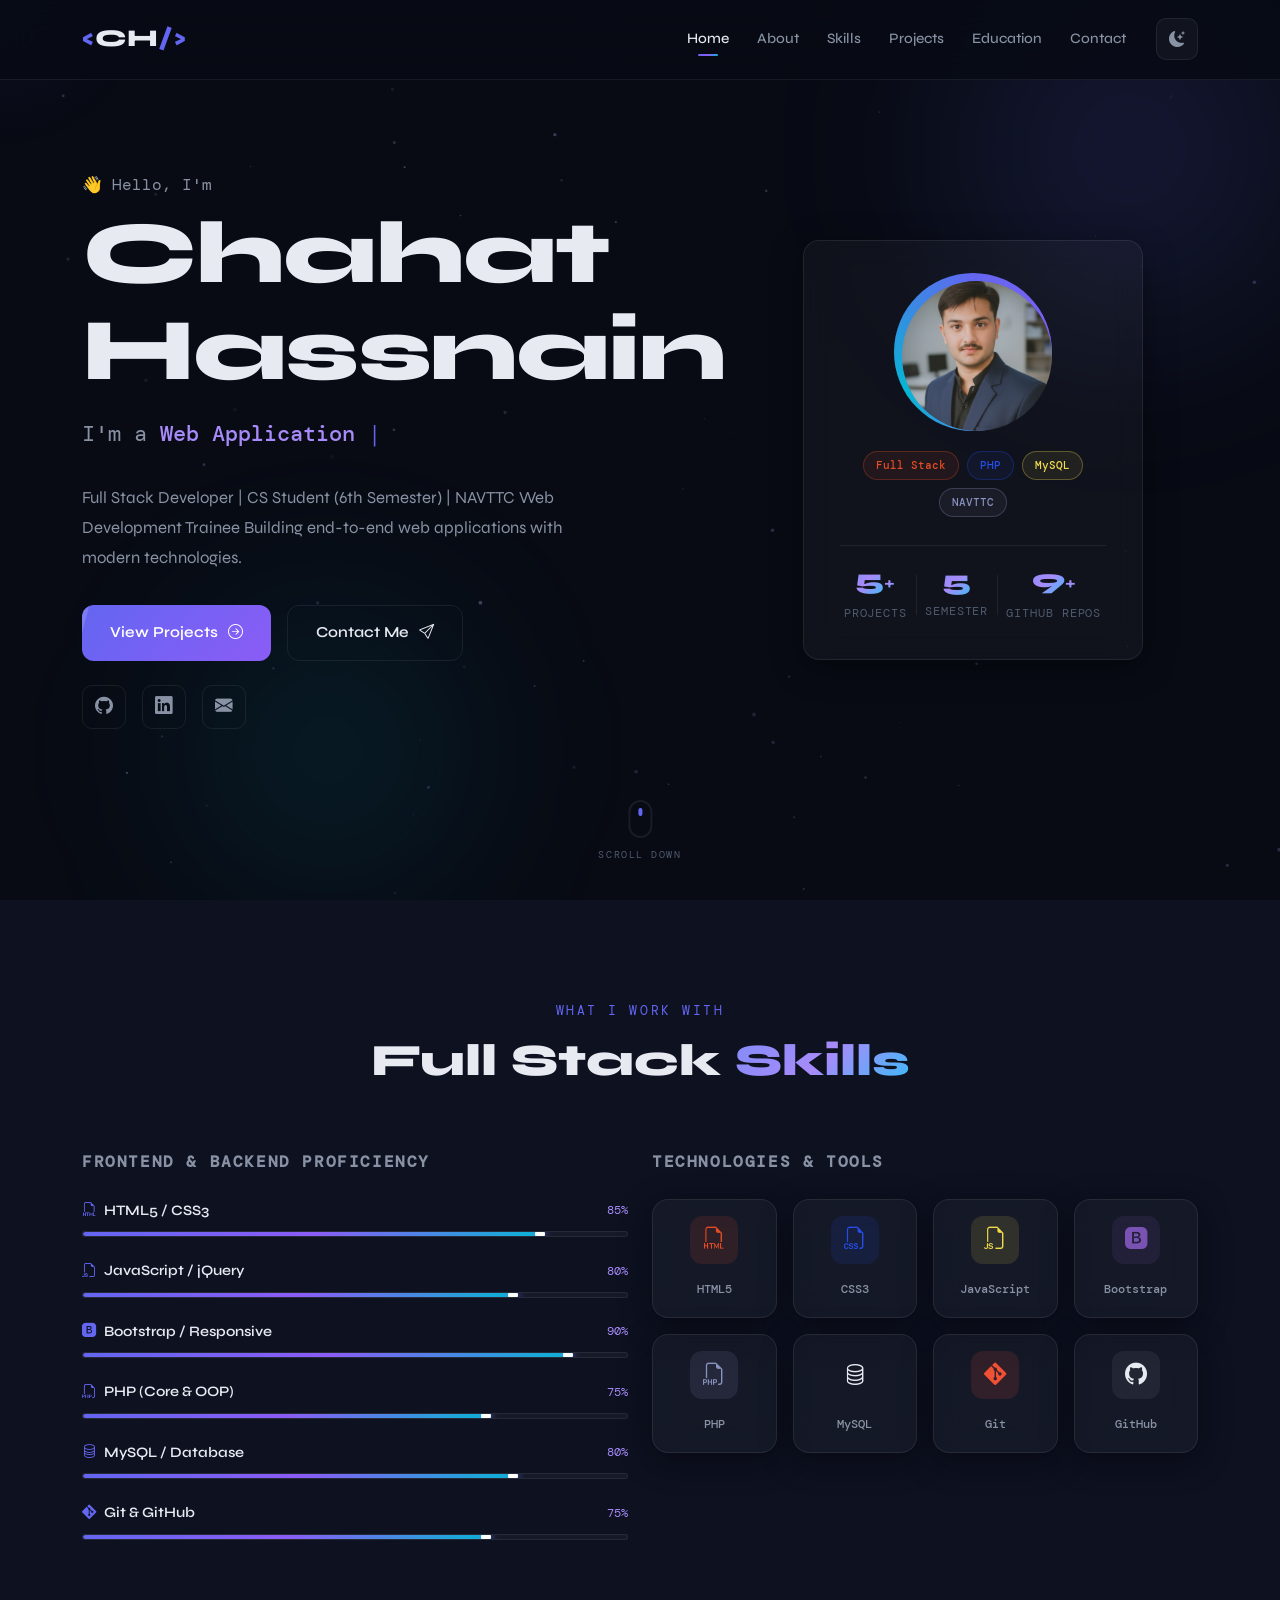
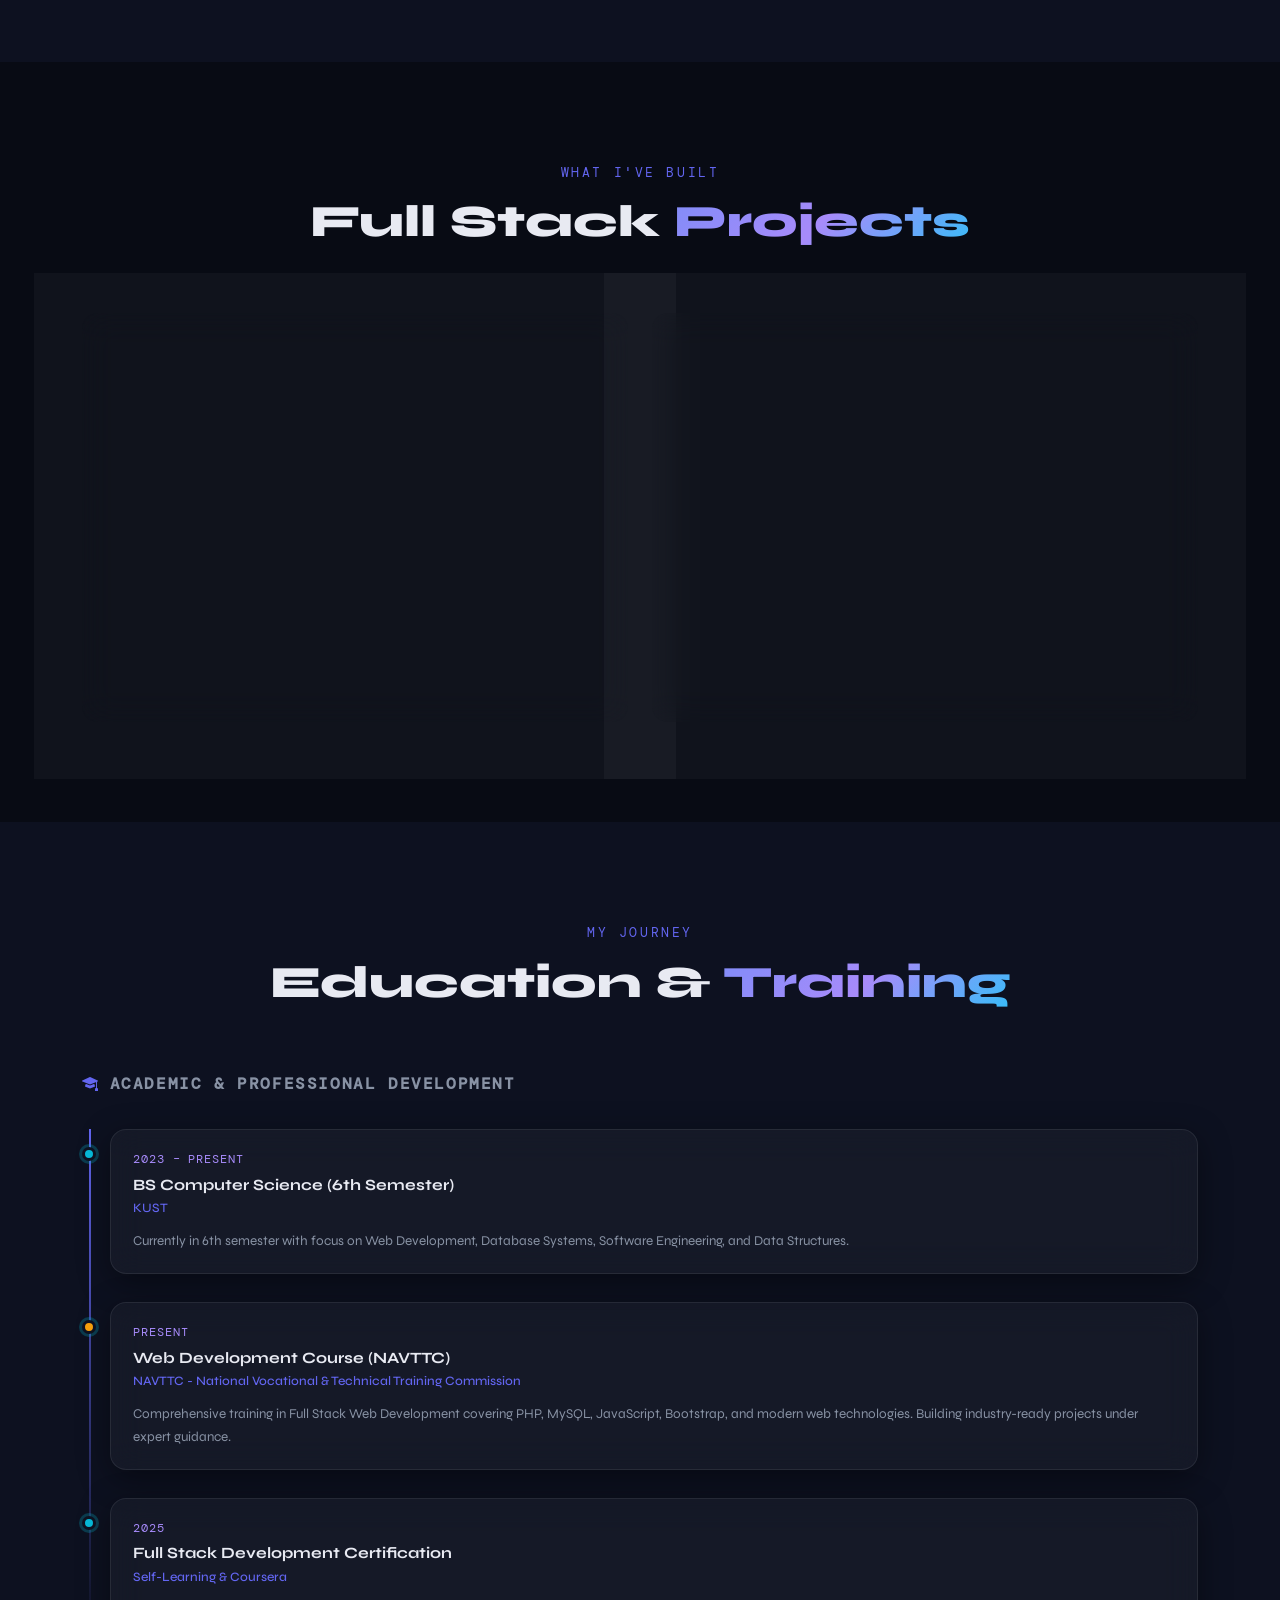
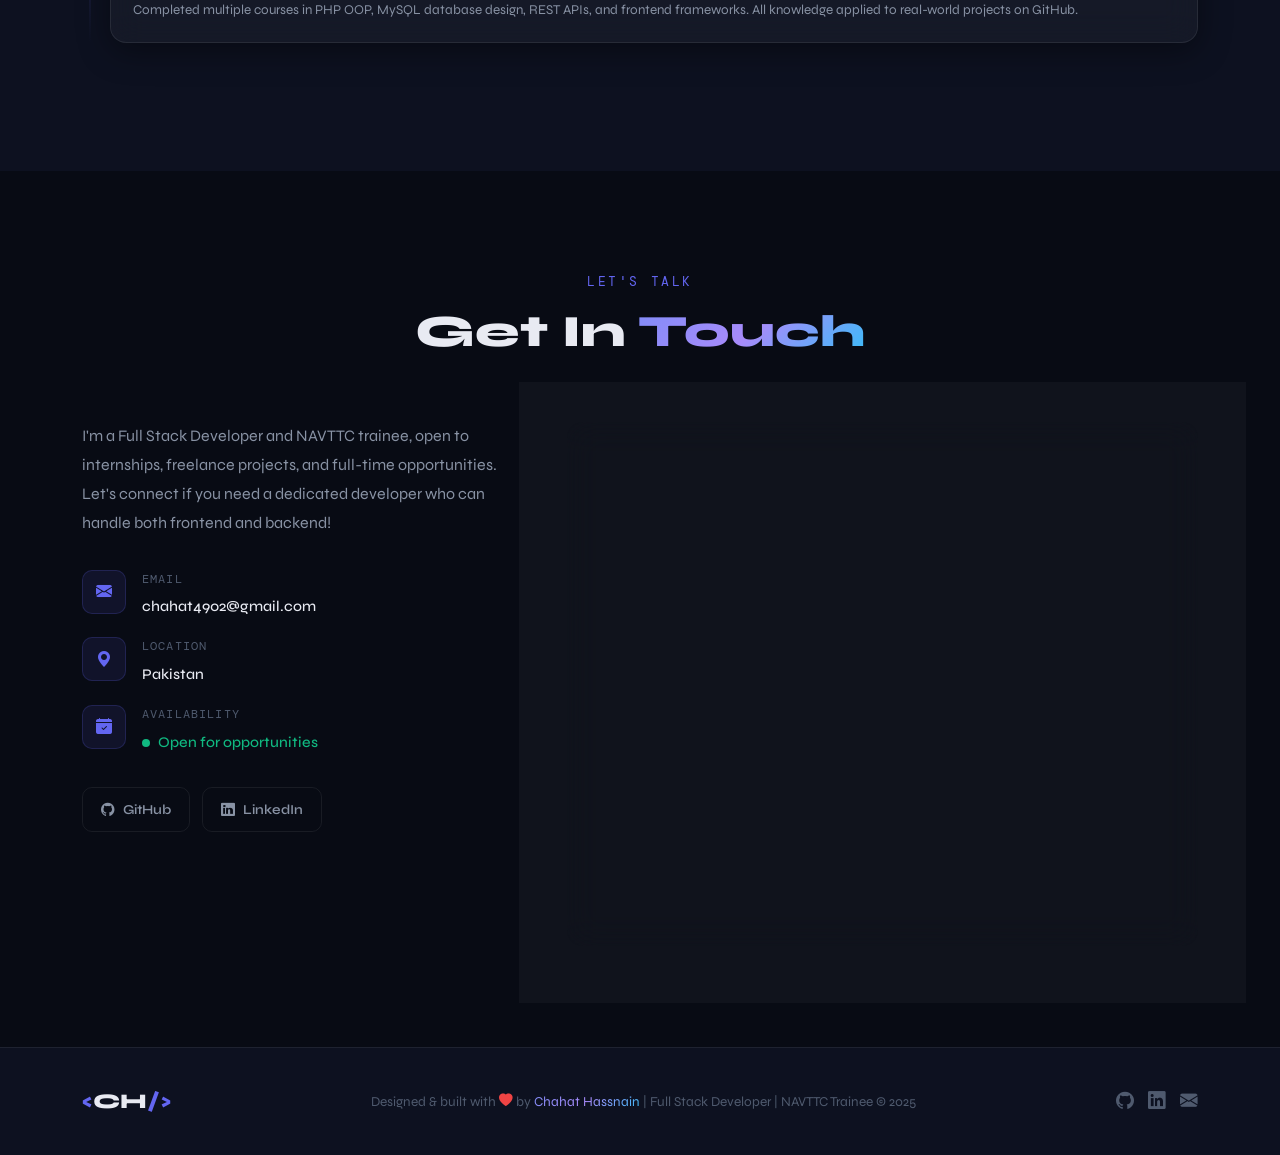
<file: index.html>
<!DOCTYPE html>
<html lang="en" data-theme="dark">
<head>
  <meta charset="UTF-8" />
  <meta name="viewport" content="width=device-width, initial-scale=1.0" />
  <meta name="description" content="Chahat Hassnain – Full Stack Developer & CS Student. NAVTTC trainee, showcasing Full Stack projects: Kohat Clinic and Boutique Website." />
  <meta name="keywords" content="full stack developer, web designer, portfolio, HTML, CSS, JavaScript, PHP, MySQL, Chahat Hassnain, NAVTTC, Kohat Clinic, boutique website" />
  <meta name="author" content="Chahat Hassnain" />
  <title>Chahat Hassnain | Full Stack Developer | NAVTTC Trainee</title>

  <!-- Bootstrap 5 -->
  <link href="https://cdn.jsdelivr.net/npm/bootstrap@5.3.0/dist/css/bootstrap.min.css" rel="stylesheet" />
  <!-- Bootstrap Icons -->
  <link href="https://cdn.jsdelivr.net/npm/bootstrap-icons@1.11.0/font/bootstrap-icons.css" rel="stylesheet" />
  <!-- Google Fonts -->
  <link href="https://fonts.googleapis.com/css2?family=Syne:wght@400;500;600;700;800&family=DM+Mono:wght@300;400;500&display=swap" rel="stylesheet" />
  <!-- Custom CSS -->
  <link rel="stylesheet" href="style.css" />
</head>
<body>

<!-- ============================================================
     PARTICLE CANVAS BACKGROUND
============================================================ -->
<canvas id="particles-canvas"></canvas>

<!-- ============================================================
     NAVBAR
============================================================ -->
<nav id="navbar" class="navbar navbar-expand-lg fixed-top">
  <div class="container">
    <a class="navbar-brand" href="#home">
      <span class="logo-bracket">&lt;</span>CH<span class="logo-bracket">/&gt;</span>
    </a>

    <button class="navbar-toggler" type="button" data-bs-toggle="collapse" data-bs-target="#navbarNav" aria-label="Toggle navigation">
      <span class="toggler-icon"></span>
      <span class="toggler-icon"></span>
      <span class="toggler-icon"></span>
    </button>

    <div class="collapse navbar-collapse" id="navbarNav">
      <ul class="navbar-nav ms-auto align-items-center">
        <li class="nav-item"><a class="nav-link" href="#home">Home</a></li>
        <li class="nav-item"><a class="nav-link" href="#about">About</a></li>
        <li class="nav-item"><a class="nav-link" href="#skills">Skills</a></li>
        <li class="nav-item"><a class="nav-link" href="#projects">Projects</a></li>
        <li class="nav-item"><a class="nav-link" href="#experience">Education</a></li>
        <li class="nav-item"><a class="nav-link" href="#contact">Contact</a></li>
        <li class="nav-item ms-lg-3">
          <button id="theme-toggle" class="theme-toggle-btn" aria-label="Toggle theme">
            <i class="bi bi-moon-stars-fill moon-icon"></i>
            <i class="bi bi-sun-fill sun-icon"></i>
          </button>
        </li>
      </ul>
    </div>
  </div>
</nav>

 <!-- ============================================================
     HERO SECTION
============================================================ -->
<section id="home" class="hero-section">
  <div class="hero-glow glow-1"></div>
  <div class="hero-glow glow-2"></div>

  <div class="container hero-content">
    <div class="row align-items-center min-vh-100">
      <div class="col-lg-7" data-aos="fade-right">
        <p class="hero-greeting"><span class="wave">👋</span> Hello, I'm</p>
        <h1 class="hero-name">Chahat Hassnain</h1>

        <div class="hero-typed-wrapper">
          <span class="hero-typed-prefix">I'm a </span>
          <span id="typed-text" class="hero-typed"></span>
          <span class="hero-cursor">|</span>
        </div>

        <p class="hero-bio">
          Full Stack Developer | CS Student (6th Semester) | NAVTTC Web Development Trainee
          Building end-to-end web applications with modern technologies.
        </p>

        <div class="hero-cta d-flex flex-wrap gap-3">
          <a href="#projects" class="btn-primary-custom">
            <span>View Projects</span>
            <i class="bi bi-arrow-right-circle"></i>
          </a>
          <a href="#contact" class="btn-outline-custom">
            <span>Contact Me</span>
            <i class="bi bi-send"></i>
          </a>
        </div>

        <div class="hero-social mt-4">
          <a href="https://github.com/Chahat38" target="_blank" aria-label="GitHub"><i class="bi bi-github"></i></a>
          <a href="https://www.linkedin.com/in/chahat-hassnain-a23049271" target="_blank" aria-label="LinkedIn"><i class="bi bi-linkedin"></i></a>
          <a href="mailto:chahat4902@gmail.com" aria-label="Email"><i class="bi bi-envelope-fill"></i></a>
        </div>
      </div>

       <div class="col-lg-5 d-flex justify-content-center mt-4 mt-lg-0" data-aos="fade-left">
        <div class="hero-card glass-card">
          <div class="hero-avatar">
            <div class="avatar-ring"></div>

            <!-- IMAGE ADDED HERE -->
            <div class="avatar-inner">
         <img src="profile.png" alt="Chahat Hassnain" class="avatar-img">
            </div>

          </div>

          <div class="hero-card-tags">
            <span class="tag tag-html">Full Stack</span>
            <span class="tag tag-css">PHP</span>
            <span class="tag tag-js">MySQL</span>
            <span class="tag tag-php">NAVTTC</span>
          </div>

          <div class="hero-stats">
            <div class="stat">
              <span class="stat-number" data-target="6">0</span><span>+</span>
              <span class="stat-label">Projects</span>
            </div>
            <div class="stat-divider"></div>
            <div class="stat">
              <span class="stat-number" data-target="6">0</span>
              <span class="stat-label">Semester</span>
            </div>
            <div class="stat-divider"></div>
            <div class="stat">
              <span class="stat-number" data-target="10">0</span><span>+</span>
              <span class="stat-label">GitHub Repos</span>
            </div>
          </div>
        </div>
      </div>
    </div>

    <a href="#about" class="scroll-indicator" aria-label="Scroll down">
      <span class="scroll-mouse">
        <span class="scroll-dot"></span>
      </span>
      <span class="scroll-text">Scroll Down</span>
    </a>
  </div>
</section>

<!-- ============================================================
     SKILLS SECTION - Full Stack Focus
============================================================ -->
<section id="skills" class="section-padding skills-section">
  <div class="container">
    <div class="section-header" data-aos="fade-up">
      <span class="section-label">What I work with</span>
      <h2 class="section-title">Full Stack <span class="gradient-text">Skills</span></h2>
    </div>

    <div class="row g-4">
      <!-- Skill Bars -->
      <div class="col-lg-6" data-aos="fade-right">
        <h4 class="skills-subtitle">Frontend & Backend Proficiency</h4>

        <div class="skill-item" data-aos="fade-up" data-aos-delay="50">
          <div class="skill-header">
            <span class="skill-name"><i class="bi bi-filetype-html"></i> HTML5 / CSS3</span>
            <span class="skill-percent">85%</span>
          </div>
          <div class="skill-bar"><div class="skill-fill" data-width="85"></div></div>
        </div>

        <div class="skill-item" data-aos="fade-up" data-aos-delay="100">
          <div class="skill-header">
            <span class="skill-name"><i class="bi bi-filetype-js"></i> JavaScript / jQuery</span>
            <span class="skill-percent">80%</span>
          </div>
          <div class="skill-bar"><div class="skill-fill" data-width="80"></div></div>
        </div>

        <div class="skill-item" data-aos="fade-up" data-aos-delay="150">
          <div class="skill-header">
            <span class="skill-name"><i class="bi bi-bootstrap-fill"></i> Bootstrap / Responsive</span>
            <span class="skill-percent">90%</span>
          </div>
          <div class="skill-bar"><div class="skill-fill" data-width="90"></div></div>
        </div>

        <div class="skill-item" data-aos="fade-up" data-aos-delay="200">
          <div class="skill-header">
            <span class="skill-name"><i class="bi bi-filetype-php"></i> PHP (Core & OOP)</span>
            <span class="skill-percent">75%</span>
          </div>
          <div class="skill-bar"><div class="skill-fill" data-width="75"></div></div>
        </div>

        <div class="skill-item" data-aos="fade-up" data-aos-delay="250">
          <div class="skill-header">
            <span class="skill-name"><i class="bi bi-database"></i> MySQL / Database</span>
            <span class="skill-percent">80%</span>
          </div>
          <div class="skill-bar"><div class="skill-fill" data-width="80"></div></div>
        </div>

        <div class="skill-item" data-aos="fade-up" data-aos-delay="300">
          <div class="skill-header">
            <span class="skill-name"><i class="bi bi-git"></i> Git & GitHub</span>
            <span class="skill-percent">75%</span>
          </div>
          <div class="skill-bar"><div class="skill-fill" data-width="75"></div></div>
        </div>
      </div>

      <!-- Skill Cards -->
      <div class="col-lg-6" data-aos="fade-left">
        <h4 class="skills-subtitle">Technologies & Tools</h4>
        <div class="row g-3">
          <div class="col-4 col-md-3" data-aos="zoom-in" data-aos-delay="50">
            <div class="skill-card glass-card">
              <div class="skill-card-icon html-icon"><i class="bi bi-filetype-html"></i></div>
              <span>HTML5</span>
            </div>
          </div>
          <div class="col-4 col-md-3" data-aos="zoom-in" data-aos-delay="100">
            <div class="skill-card glass-card">
              <div class="skill-card-icon css-icon"><i class="bi bi-filetype-css"></i></div>
              <span>CSS3</span>
            </div>
          </div>
          <div class="col-4 col-md-3" data-aos="zoom-in" data-aos-delay="150">
            <div class="skill-card glass-card">
              <div class="skill-card-icon js-icon"><i class="bi bi-filetype-js"></i></div>
              <span>JavaScript</span>
            </div>
          </div>
          <div class="col-4 col-md-3" data-aos="zoom-in" data-aos-delay="200">
            <div class="skill-card glass-card">
              <div class="skill-card-icon bs-icon"><i class="bi bi-bootstrap-fill"></i></div>
              <span>Bootstrap</span>
            </div>
          </div>
          <div class="col-4 col-md-3" data-aos="zoom-in" data-aos-delay="250">
            <div class="skill-card glass-card">
              <div class="skill-card-icon php-icon"><i class="bi bi-filetype-php"></i></div>
              <span>PHP</span>
            </div>
          </div>
          <div class="col-4 col-md-3" data-aos="zoom-in" data-aos-delay="300">
            <div class="skill-card glass-card">
              <div class="skill-card-icon"><i class="bi bi-database"></i></div>
              <span>MySQL</span>
            </div>
          </div>
          <div class="col-4 col-md-3" data-aos="zoom-in" data-aos-delay="350">
            <div class="skill-card glass-card">
              <div class="skill-card-icon git-icon"><i class="bi bi-git"></i></div>
              <span>Git</span>
            </div>
          </div>
          <div class="col-4 col-md-3" data-aos="zoom-in" data-aos-delay="400">
            <div class="skill-card glass-card">
              <div class="skill-card-icon github-icon"><i class="bi bi-github"></i></div>
              <span>GitHub</span>
            </div>
          </div>
        </div>
      </div>
    </div>
  </div>
</section>

 <!-- ============================================================
     PROJECTS SECTION - Updated with Correct GitHub Repo Links
============================================================ -->
<section id="projects" class="section-padding">
  <div class="container">
    <div class="section-header" data-aos="fade-up">
      <span class="section-label">What I've built</span>
      <h2 class="section-title">Full Stack <span class="gradient-text">Projects</span></h2>
    </div>

    <div class="row g-4">
      <!-- Project 1: Kohat Clinic - Corrected Link -->
      <div class="col-md-6 col-xl-6" data-aos="fade-up" data-aos-delay="0">
        <div class="project-card glass-card">
          <div class="project-img" style="background: linear-gradient(135deg, #10b981, #059669);">
            <i class="bi bi-hospital project-icon"></i>
            <div class="project-overlay">
              <a href="https://github.com/Chahat38/-clinic-web.git" class="overlay-btn" target="_blank">GitHub <i class="bi bi-github"></i></a>
            </div>
          </div>
          <div class="project-body">
            <div class="project-tags">
              <span class="ptag">HTML</span>
              <span class="ptag">CSS</span>
              <span class="ptag">JavaScript</span>
              <span class="ptag">Bootstrap</span>
            </div>
            <h5 class="project-title">Kohat Clinic - Full Stack CMS</h5>
            <p class="project-desc">Complete clinic management system with patient registration, appointment booking, doctor dashboard, and admin panel. Backend built with PHP & MySQL, frontend with Bootstrap & JS.</p>
            <div class="project-links">
              <a href="https://github.com/Chahat38/-clinic-web.git" class="plink" target="_blank"><i class="bi bi-github"></i> GitHub Repository</a>
            </div>
          </div>
        </div>
      </div>

      <!-- Project 2: Boutique Website - Corrected Link -->
      <div class="col-md-6 col-xl-6" data-aos="fade-up" data-aos-delay="100">
        <div class="project-card glass-card">
          <div class="project-img" style="background: linear-gradient(135deg, #ec4899, #8b5cf6);">
            <i class="bi bi-bag-heart project-icon"></i>
            <div class="project-overlay">
              <a href="https://github.com/Chahat38/--Botique.git" class="overlay-btn" target="_blank">GitHub <i class="bi bi-github"></i></a>
            </div>
          </div>
          <div class="project-body">
            <div class="project-tags">
              <span class="ptag">HTML</span>
              <span class="ptag">CSS</span>
              <span class="ptag">JavaScript</span>
              <span class="ptag">Bootstrap</span>
            </div>
            <h5 class="project-title">Boutique E-Commerce Store</h5>
            <p class="project-desc">Feature-rich boutique website with product catalog, shopping cart, user authentication, and order management. Built with PHP backend and MySQL database.</p>
            <div class="project-links">
              <a href="https://github.com/Chahat38/--Botique.git" class="plink" target="_blank"><i class="bi bi-github"></i> GitHub Repository</a>
            </div>
          </div>
        </div>
      </div>
    </div>
  </div>
</section>


<!-- ============================================================
     EDUCATION & TRAINING SECTION
============================================================ -->
<section id="experience" class="section-padding experience-section">
  <div class="container">
    <div class="section-header" data-aos="fade-up">
      <span class="section-label">My journey</span>
      <h2 class="section-title">Education & <span class="gradient-text">Training</span></h2>
    </div>

    <div class="row g-5">
      <div class="col-lg-12">
        <h4 class="timeline-col-title"><i class="bi bi-mortarboard-fill"></i> Academic & Professional Development</h4>
        <div class="timeline">

          <div class="timeline-item" data-aos="fade-right" data-aos-delay="0">
            <div class="timeline-dot timeline-dot-edu"></div>
            <div class="timeline-content glass-card">
              <span class="timeline-date">2023 – Present</span>
              <h5>BS Computer Science (6th Semester)</h5>
              <span class="timeline-company">KUST</span>
              <p>Currently in 6th semester with focus on Web Development, Database Systems, Software Engineering, and Data Structures.</p>
            </div>
          </div>

          <div class="timeline-item" data-aos="fade-right" data-aos-delay="100">
            <div class="timeline-dot timeline-dot-edu" style="background: #f59e0b;"></div>
            <div class="timeline-content glass-card">
              <span class="timeline-date"> Present</span>
              <h5>Web Development Course (NAVTTC)</h5>
              <span class="timeline-company">NAVTTC - National Vocational & Technical Training Commission</span>
              <p>Comprehensive training in Full Stack Web Development covering PHP, MySQL, JavaScript, Bootstrap, and modern web technologies. Building industry-ready projects under expert guidance.</p>
            </div>
          </div>

          <div class="timeline-item" data-aos="fade-right" data-aos-delay="200">
            <div class="timeline-dot timeline-dot-edu"></div>
            <div class="timeline-content glass-card">
              <span class="timeline-date">2025</span>
              <h5>Full Stack Development Certification</h5>
              <span class="timeline-company">Self-Learning & Coursera</span>
              <p>Completed multiple courses in PHP OOP, MySQL database design, REST APIs, and frontend frameworks. All knowledge applied to real-world projects on GitHub.</p>
            </div>
          </div>

        </div>
      </div>
    </div>
  </div>
</section>

<!-- ============================================================
     CONTACT SECTION
============================================================ -->
<section id="contact" class="section-padding">
  <div class="container">
    <div class="section-header" data-aos="fade-up">
      <span class="section-label">Let's talk</span>
      <h2 class="section-title">Get In <span class="gradient-text">Touch</span></h2>
    </div>

    <div class="row g-5 align-items-start">
      <!-- Contact Info -->
      <div class="col-lg-5" data-aos="fade-right">
        <p class="contact-intro">
          I'm a Full Stack Developer and NAVTTC trainee, open to internships, freelance projects, and full-time opportunities. 
          Let's connect if you need a dedicated developer who can handle both frontend and backend!
        </p>

        <div class="contact-info-list">
          <div class="contact-info-item">
            <div class="contact-icon"><i class="bi bi-envelope-fill"></i></div>
            <div>
              <span class="contact-label">Email</span>
              <a href="mailto:chahat4902@gmail.com" class="contact-value">chahat4902@gmail.com</a>
            </div>
          </div>
          <div class="contact-info-item">
            <div class="contact-icon"><i class="bi bi-geo-alt-fill"></i></div>
            <div>
              <span class="contact-label">Location</span>
              <span class="contact-value">Pakistan</span>
            </div>
          </div>
          <div class="contact-info-item">
            <div class="contact-icon"><i class="bi bi-calendar-check-fill"></i></div>
            <div>
              <span class="contact-label">Availability</span>
              <span class="contact-value available-badge">Open for opportunities</span>
            </div>
          </div>
        </div>

        <div class="contact-social">
          <a href="https://github.com/Chahat38" target="_blank" class="social-btn"><i class="bi bi-github"></i> GitHub</a>
          <a href="https://www.linkedin.com/in/chahat-hassnain-a23049271" target="_blank" class="social-btn"><i class="bi bi-linkedin"></i> LinkedIn</a>
        </div>
      </div>

      <!-- Contact Form -->
      <div class="col-lg-7" data-aos="fade-left">
        <form id="contact-form" class="contact-form glass-card" novalidate>
          <div class="row g-3">
            <div class="col-sm-6">
              <div class="form-group">
                <label class="form-label-custom">Your Name</label>
                <input type="text" class="form-input" placeholder="name" required />
              </div>
            </div>
            <div class="col-sm-6">
              <div class="form-group">
                <label class="form-label-custom">Email Address</label>
                <input type="email" class="form-input" placeholder="you@example.com" required />
              </div>
            </div>
            <div class="col-12">
              <div class="form-group">
                <label class="form-label-custom">Subject</label>
                <input type="text" class="form-input" placeholder="Project Inquiry" />
              </div>
            </div>
            <div class="col-12">
              <div class="form-group">
                <label class="form-label-custom">Message</label>
                <textarea class="form-input form-textarea" rows="5" placeholder="Tell me about your project..." required></textarea>
              </div>
            </div>
            <div class="col-12">
              <button type="submit" class="btn-primary-custom w-100" id="send-btn">
                <span>Send Message</span>
                <i class="bi bi-send-fill"></i>
              </button>
              <div id="form-success" class="form-success-msg d-none">
                <i class="bi bi-check-circle-fill"></i> Message sent! I'll get back to you soon.
              </div>
            </div>
          </div>
        </form>
      </div>
    </div>
  </div>
</section>

<!-- ============================================================
     FOOTER
============================================================ -->
<footer class="site-footer">
  <div class="container">
    <div class="footer-inner">
      <a class="footer-logo" href="#home">
        <span class="logo-bracket">&lt;</span>CH<span class="logo-bracket">/&gt;</span>
      </a>
      <p class="footer-copy">
        Designed & built with <i class="bi bi-heart-fill footer-heart"></i> by <span class="gradient-text">Chahat Hassnain</span> | Full Stack Developer | NAVTTC Trainee &copy; 2025
      </p>
      <div class="footer-social">
        <a href="https://github.com/Chahat38" target="_blank" aria-label="GitHub"><i class="bi bi-github"></i></a>
        <a href="https://www.linkedin.com/in/chahat-hassnain-a23049271" target="_blank" aria-label="LinkedIn"><i class="bi bi-linkedin"></i></a>
        <a href="mailto:chahat4902@gmail.com" aria-label="Email"><i class="bi bi-envelope-fill"></i></a>
      </div>
    </div>
  </div>
</footer>

<!-- Scroll to top button -->
<button id="scroll-top" aria-label="Scroll to top">
  <i class="bi bi-chevron-up"></i>
</button>

<!-- Scripts -->
<script src="https://code.jquery.com/jquery-3.7.1.min.js"></script>
<script src="https://cdn.jsdelivr.net/npm/bootstrap@5.3.0/dist/js/bootstrap.bundle.min.js"></script>
<script src="script.js"></script>
</body>
</html>
</file>
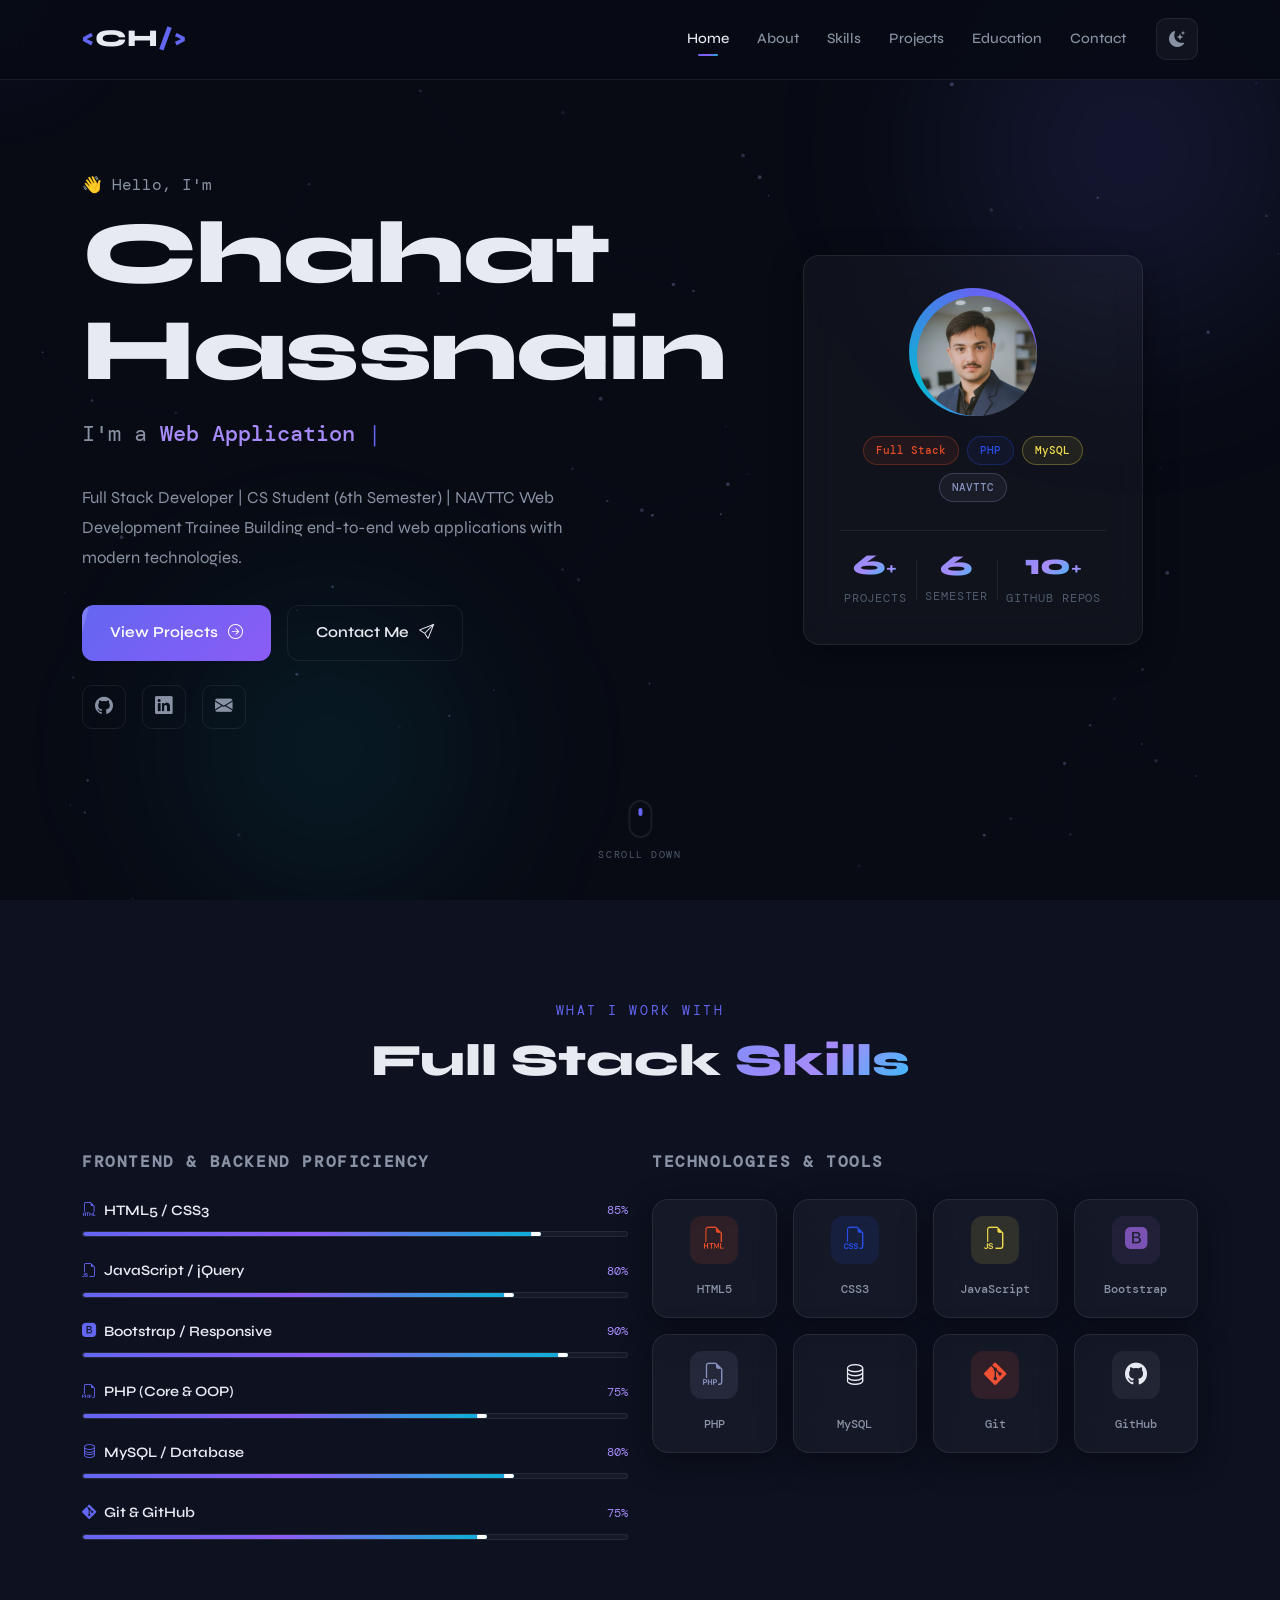
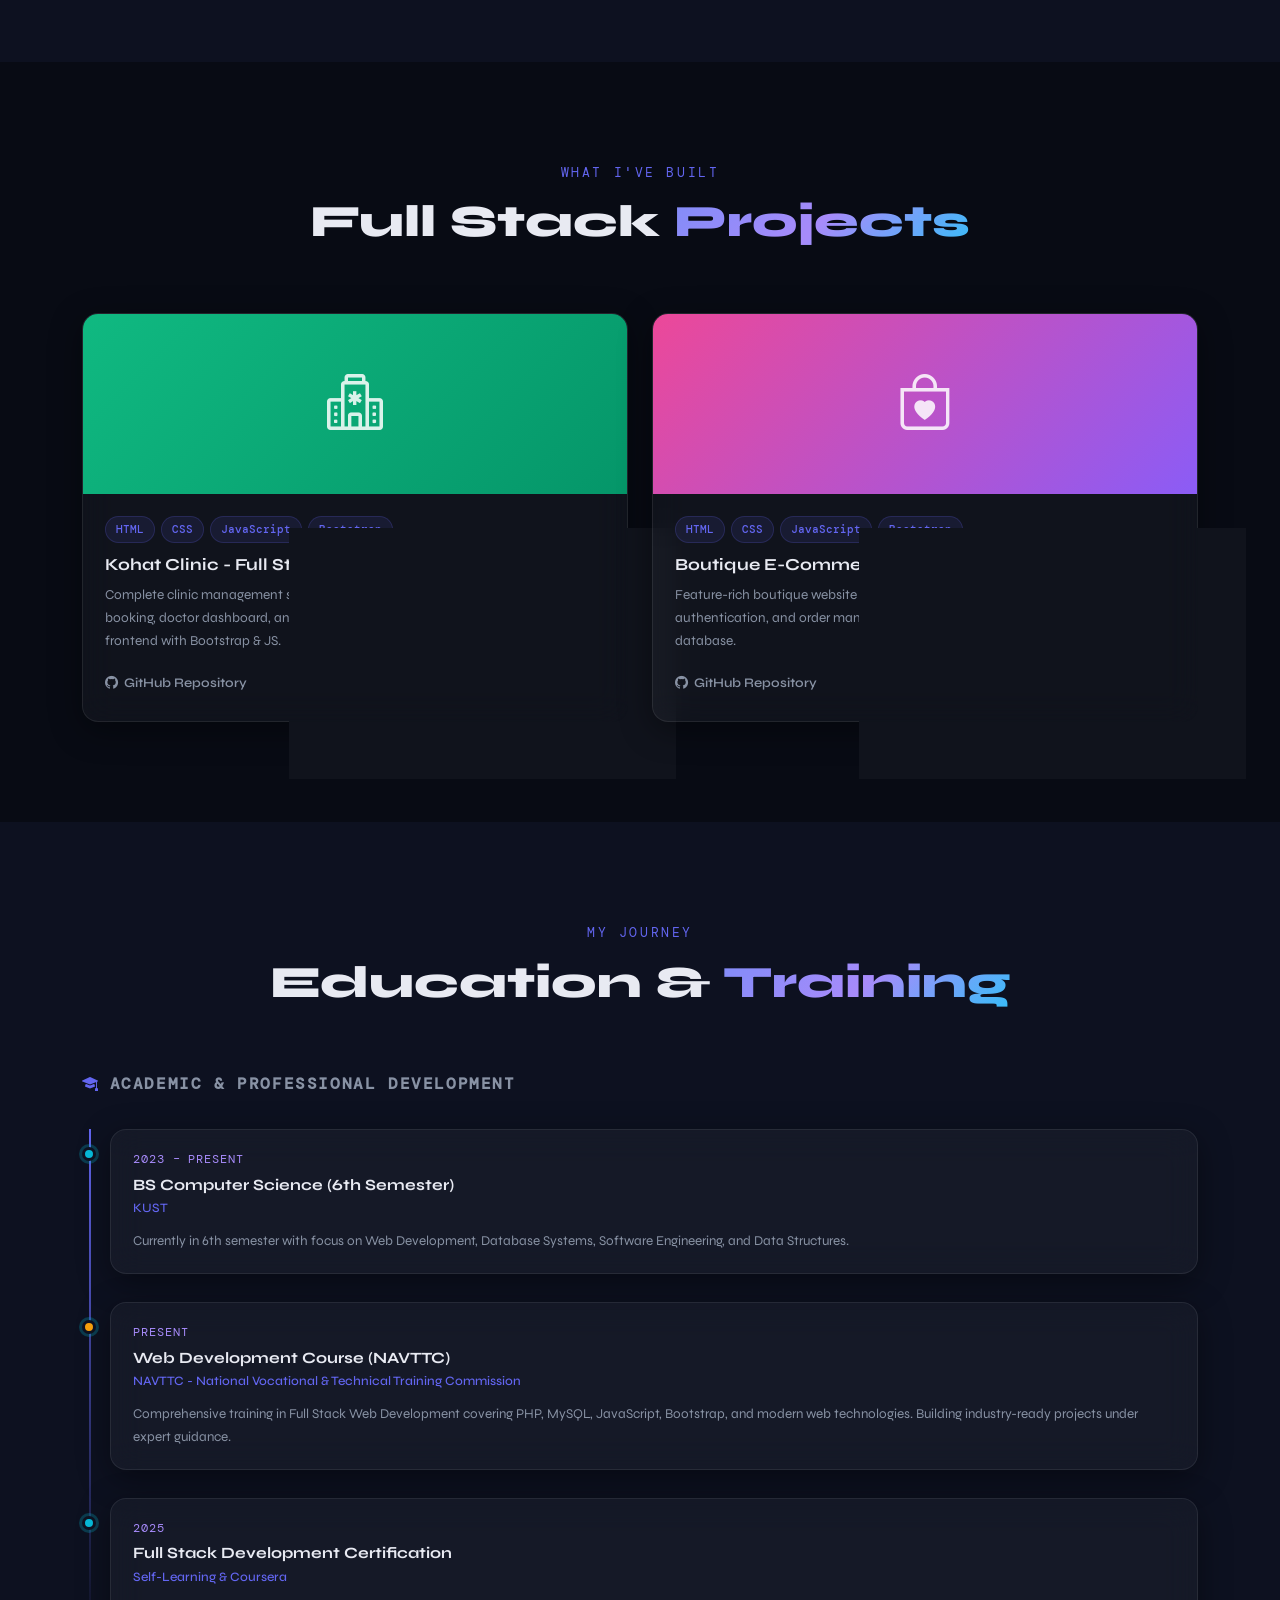
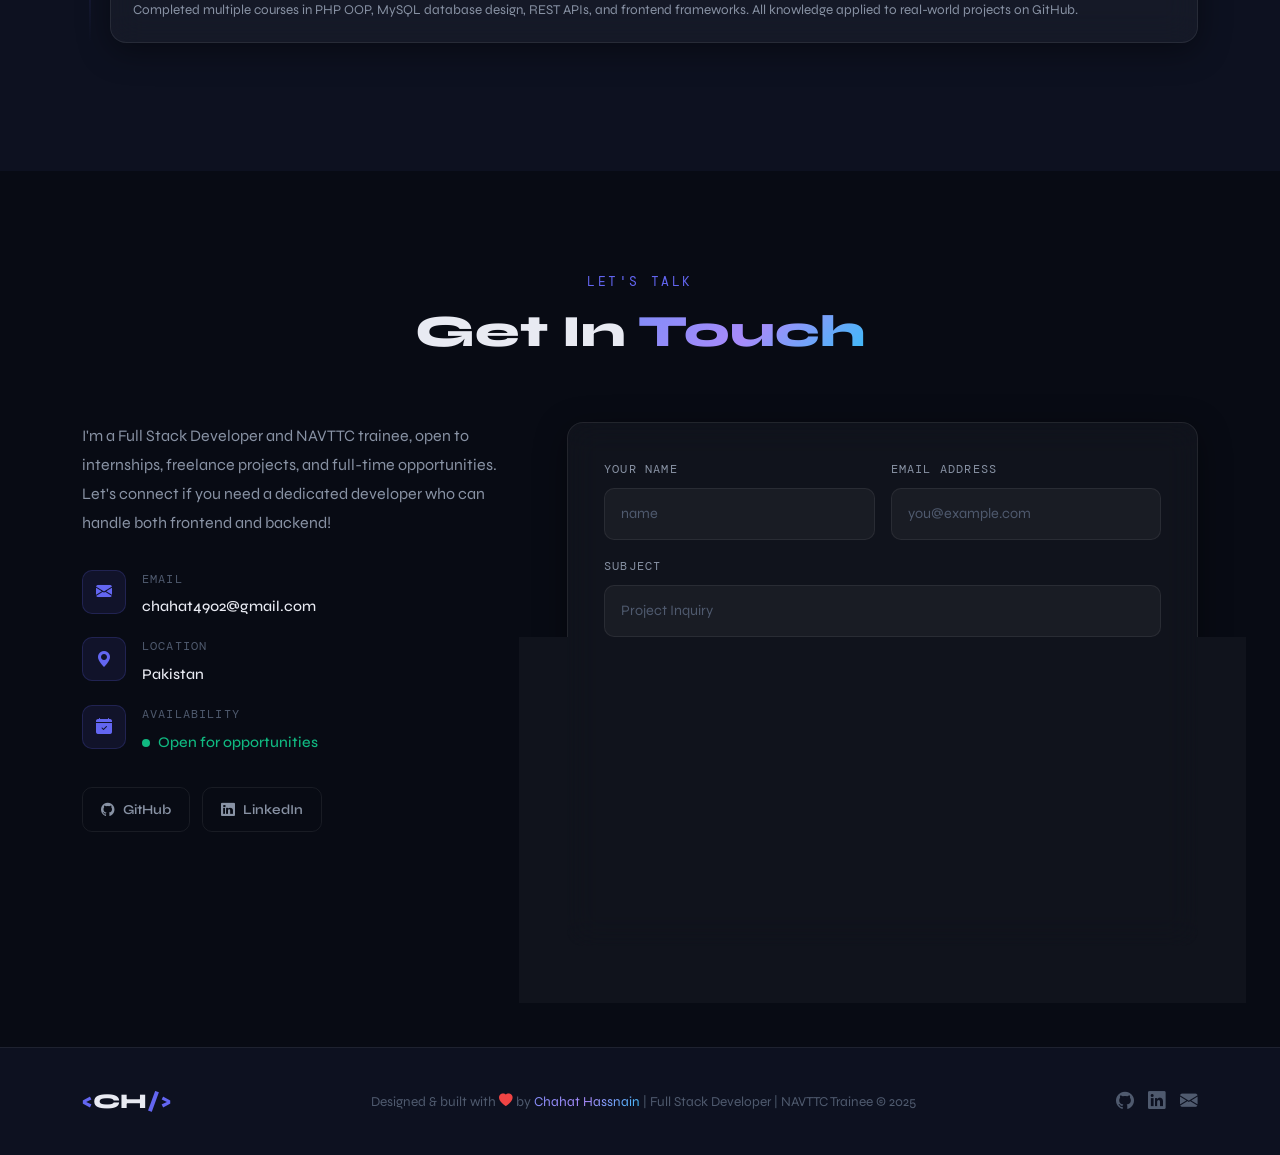
<file: Portfolio.html>
<!DOCTYPE html>
<html lang="en" data-theme="dark">
<head>
  <meta charset="UTF-8" />
  <meta name="viewport" content="width=device-width, initial-scale=1.0" />
  <meta name="description" content="Chahat Hassnain – Full Stack Developer & CS Student. NAVTTC trainee, showcasing Full Stack projects: Kohat Clinic and Boutique Website." />
  <meta name="keywords" content="full stack developer, web designer, portfolio, HTML, CSS, JavaScript, PHP, MySQL, Chahat Hassnain, NAVTTC, Kohat Clinic, boutique website" />
  <meta name="author" content="Chahat Hassnain" />
  <title>Chahat Hassnain | Full Stack Developer | NAVTTC Trainee</title>

  <!-- Bootstrap 5 -->
  <link href="https://cdn.jsdelivr.net/npm/bootstrap@5.3.0/dist/css/bootstrap.min.css" rel="stylesheet" />
  <!-- Bootstrap Icons -->
  <link href="https://cdn.jsdelivr.net/npm/bootstrap-icons@1.11.0/font/bootstrap-icons.css" rel="stylesheet" />
  <!-- Google Fonts -->
  <link href="https://fonts.googleapis.com/css2?family=Syne:wght@400;500;600;700;800&family=DM+Mono:wght@300;400;500&display=swap" rel="stylesheet" />
  <!-- Custom CSS -->
  <link rel="stylesheet" href="Portfolio.css" />
</head>
<body>

<!-- ============================================================
     PARTICLE CANVAS BACKGROUND
============================================================ -->
<canvas id="particles-canvas"></canvas>

<!-- ============================================================
     NAVBAR
============================================================ -->
<nav id="navbar" class="navbar navbar-expand-lg fixed-top">
  <div class="container">
    <a class="navbar-brand" href="#home">
      <span class="logo-bracket">&lt;</span>CH<span class="logo-bracket">/&gt;</span>
    </a>

    <button class="navbar-toggler" type="button" data-bs-toggle="collapse" data-bs-target="#navbarNav" aria-label="Toggle navigation">
      <span class="toggler-icon"></span>
      <span class="toggler-icon"></span>
      <span class="toggler-icon"></span>
    </button>

    <div class="collapse navbar-collapse" id="navbarNav">
      <ul class="navbar-nav ms-auto align-items-center">
        <li class="nav-item"><a class="nav-link" href="#home">Home</a></li>
        <li class="nav-item"><a class="nav-link" href="#about">About</a></li>
        <li class="nav-item"><a class="nav-link" href="#skills">Skills</a></li>
        <li class="nav-item"><a class="nav-link" href="#projects">Projects</a></li>
        <li class="nav-item"><a class="nav-link" href="#experience">Education</a></li>
        <li class="nav-item"><a class="nav-link" href="#contact">Contact</a></li>
        <li class="nav-item ms-lg-3">
          <button id="theme-toggle" class="theme-toggle-btn" aria-label="Toggle theme">
            <i class="bi bi-moon-stars-fill moon-icon"></i>
            <i class="bi bi-sun-fill sun-icon"></i>
          </button>
        </li>
      </ul>
    </div>
  </div>
</nav>

 <!-- ============================================================
     HERO SECTION
============================================================ -->
<section id="home" class="hero-section">
  <div class="hero-glow glow-1"></div>
  <div class="hero-glow glow-2"></div>

  <div class="container hero-content">
    <div class="row align-items-center min-vh-100">
      <div class="col-lg-7" data-aos="fade-right">
        <p class="hero-greeting"><span class="wave">👋</span> Hello, I'm</p>
        <h1 class="hero-name">Chahat Hassnain</h1>

        <div class="hero-typed-wrapper">
          <span class="hero-typed-prefix">I'm a </span>
          <span id="typed-text" class="hero-typed"></span>
          <span class="hero-cursor">|</span>
        </div>

        <p class="hero-bio">
          Full Stack Developer | CS Student (6th Semester) | NAVTTC Web Development Trainee
          Building end-to-end web applications with modern technologies.
        </p>

        <div class="hero-cta d-flex flex-wrap gap-3">
          <a href="#projects" class="btn-primary-custom">
            <span>View Projects</span>
            <i class="bi bi-arrow-right-circle"></i>
          </a>
          <a href="#contact" class="btn-outline-custom">
            <span>Contact Me</span>
            <i class="bi bi-send"></i>
          </a>
        </div>

        <div class="hero-social mt-4">
          <a href="https://github.com/Chahat38" target="_blank" aria-label="GitHub"><i class="bi bi-github"></i></a>
          <a href="https://www.linkedin.com/in/chahat-hassnain-a23049271" target="_blank" aria-label="LinkedIn"><i class="bi bi-linkedin"></i></a>
          <a href="mailto:chahat4902@gmail.com" aria-label="Email"><i class="bi bi-envelope-fill"></i></a>
        </div>
      </div>

      <div class="col-lg-5 d-none d-lg-flex justify-content-center" data-aos="fade-left">
        <div class="hero-card glass-card">
          <div class="hero-avatar">
            <div class="avatar-ring"></div>

            <!-- ✅ IMAGE ADDED HERE -->
            <div class="avatar-inner">
              <img src="profile pic.png" alt="Chahat Hassnain" class="avatar-img">
            </div>

          </div>

          <div class="hero-card-tags">
            <span class="tag tag-html">Full Stack</span>
            <span class="tag tag-css">PHP</span>
            <span class="tag tag-js">MySQL</span>
            <span class="tag tag-php">NAVTTC</span>
          </div>

          <div class="hero-stats">
            <div class="stat">
              <span class="stat-number" data-target="6">0</span><span>+</span>
              <span class="stat-label">Projects</span>
            </div>
            <div class="stat-divider"></div>
            <div class="stat">
              <span class="stat-number" data-target="6">0</span>
              <span class="stat-label">Semester</span>
            </div>
            <div class="stat-divider"></div>
            <div class="stat">
              <span class="stat-number" data-target="10">0</span><span>+</span>
              <span class="stat-label">GitHub Repos</span>
            </div>
          </div>
        </div>
      </div>
    </div>

    <a href="#about" class="scroll-indicator" aria-label="Scroll down">
      <span class="scroll-mouse">
        <span class="scroll-dot"></span>
      </span>
      <span class="scroll-text">Scroll Down</span>
    </a>
  </div>
</section>

<!-- ============================================================
     SKILLS SECTION - Full Stack Focus
============================================================ -->
<section id="skills" class="section-padding skills-section">
  <div class="container">
    <div class="section-header" data-aos="fade-up">
      <span class="section-label">What I work with</span>
      <h2 class="section-title">Full Stack <span class="gradient-text">Skills</span></h2>
    </div>

    <div class="row g-4">
      <!-- Skill Bars -->
      <div class="col-lg-6" data-aos="fade-right">
        <h4 class="skills-subtitle">Frontend & Backend Proficiency</h4>

        <div class="skill-item" data-aos="fade-up" data-aos-delay="50">
          <div class="skill-header">
            <span class="skill-name"><i class="bi bi-filetype-html"></i> HTML5 / CSS3</span>
            <span class="skill-percent">85%</span>
          </div>
          <div class="skill-bar"><div class="skill-fill" data-width="85"></div></div>
        </div>

        <div class="skill-item" data-aos="fade-up" data-aos-delay="100">
          <div class="skill-header">
            <span class="skill-name"><i class="bi bi-filetype-js"></i> JavaScript / jQuery</span>
            <span class="skill-percent">80%</span>
          </div>
          <div class="skill-bar"><div class="skill-fill" data-width="80"></div></div>
        </div>

        <div class="skill-item" data-aos="fade-up" data-aos-delay="150">
          <div class="skill-header">
            <span class="skill-name"><i class="bi bi-bootstrap-fill"></i> Bootstrap / Responsive</span>
            <span class="skill-percent">90%</span>
          </div>
          <div class="skill-bar"><div class="skill-fill" data-width="90"></div></div>
        </div>

        <div class="skill-item" data-aos="fade-up" data-aos-delay="200">
          <div class="skill-header">
            <span class="skill-name"><i class="bi bi-filetype-php"></i> PHP (Core & OOP)</span>
            <span class="skill-percent">75%</span>
          </div>
          <div class="skill-bar"><div class="skill-fill" data-width="75"></div></div>
        </div>

        <div class="skill-item" data-aos="fade-up" data-aos-delay="250">
          <div class="skill-header">
            <span class="skill-name"><i class="bi bi-database"></i> MySQL / Database</span>
            <span class="skill-percent">80%</span>
          </div>
          <div class="skill-bar"><div class="skill-fill" data-width="80"></div></div>
        </div>

        <div class="skill-item" data-aos="fade-up" data-aos-delay="300">
          <div class="skill-header">
            <span class="skill-name"><i class="bi bi-git"></i> Git & GitHub</span>
            <span class="skill-percent">75%</span>
          </div>
          <div class="skill-bar"><div class="skill-fill" data-width="75"></div></div>
        </div>
      </div>

      <!-- Skill Cards -->
      <div class="col-lg-6" data-aos="fade-left">
        <h4 class="skills-subtitle">Technologies & Tools</h4>
        <div class="row g-3">
          <div class="col-4 col-md-3" data-aos="zoom-in" data-aos-delay="50">
            <div class="skill-card glass-card">
              <div class="skill-card-icon html-icon"><i class="bi bi-filetype-html"></i></div>
              <span>HTML5</span>
            </div>
          </div>
          <div class="col-4 col-md-3" data-aos="zoom-in" data-aos-delay="100">
            <div class="skill-card glass-card">
              <div class="skill-card-icon css-icon"><i class="bi bi-filetype-css"></i></div>
              <span>CSS3</span>
            </div>
          </div>
          <div class="col-4 col-md-3" data-aos="zoom-in" data-aos-delay="150">
            <div class="skill-card glass-card">
              <div class="skill-card-icon js-icon"><i class="bi bi-filetype-js"></i></div>
              <span>JavaScript</span>
            </div>
          </div>
          <div class="col-4 col-md-3" data-aos="zoom-in" data-aos-delay="200">
            <div class="skill-card glass-card">
              <div class="skill-card-icon bs-icon"><i class="bi bi-bootstrap-fill"></i></div>
              <span>Bootstrap</span>
            </div>
          </div>
          <div class="col-4 col-md-3" data-aos="zoom-in" data-aos-delay="250">
            <div class="skill-card glass-card">
              <div class="skill-card-icon php-icon"><i class="bi bi-filetype-php"></i></div>
              <span>PHP</span>
            </div>
          </div>
          <div class="col-4 col-md-3" data-aos="zoom-in" data-aos-delay="300">
            <div class="skill-card glass-card">
              <div class="skill-card-icon"><i class="bi bi-database"></i></div>
              <span>MySQL</span>
            </div>
          </div>
          <div class="col-4 col-md-3" data-aos="zoom-in" data-aos-delay="350">
            <div class="skill-card glass-card">
              <div class="skill-card-icon git-icon"><i class="bi bi-git"></i></div>
              <span>Git</span>
            </div>
          </div>
          <div class="col-4 col-md-3" data-aos="zoom-in" data-aos-delay="400">
            <div class="skill-card glass-card">
              <div class="skill-card-icon github-icon"><i class="bi bi-github"></i></div>
              <span>GitHub</span>
            </div>
          </div>
        </div>
      </div>
    </div>
  </div>
</section>

 <!-- ============================================================
     PROJECTS SECTION - Updated with Correct GitHub Repo Links
============================================================ -->
<section id="projects" class="section-padding">
  <div class="container">
    <div class="section-header" data-aos="fade-up">
      <span class="section-label">What I've built</span>
      <h2 class="section-title">Full Stack <span class="gradient-text">Projects</span></h2>
    </div>

    <div class="row g-4">
      <!-- Project 1: Kohat Clinic - Corrected Link -->
      <div class="col-md-6 col-xl-6" data-aos="fade-up" data-aos-delay="0">
        <div class="project-card glass-card">
          <div class="project-img" style="background: linear-gradient(135deg, #10b981, #059669);">
            <i class="bi bi-hospital project-icon"></i>
            <div class="project-overlay">
              <a href="https://github.com/Chahat38/-clinic-web.git" class="overlay-btn" target="_blank">GitHub <i class="bi bi-github"></i></a>
            </div>
          </div>
          <div class="project-body">
            <div class="project-tags">
              <span class="ptag">HTML</span>
              <span class="ptag">CSS</span>
              <span class="ptag">JavaScript</span>
              <span class="ptag">Bootstrap</span>
            </div>
            <h5 class="project-title">Kohat Clinic - Full Stack CMS</h5>
            <p class="project-desc">Complete clinic management system with patient registration, appointment booking, doctor dashboard, and admin panel. Backend built with PHP & MySQL, frontend with Bootstrap & JS.</p>
            <div class="project-links">
              <a href="https://github.com/Chahat38/-clinic-web.git" class="plink" target="_blank"><i class="bi bi-github"></i> GitHub Repository</a>
            </div>
          </div>
        </div>
      </div>

      <!-- Project 2: Boutique Website - Corrected Link -->
      <div class="col-md-6 col-xl-6" data-aos="fade-up" data-aos-delay="100">
        <div class="project-card glass-card">
          <div class="project-img" style="background: linear-gradient(135deg, #ec4899, #8b5cf6);">
            <i class="bi bi-bag-heart project-icon"></i>
            <div class="project-overlay">
              <a href="https://github.com/Chahat38/--Botique.git" class="overlay-btn" target="_blank">GitHub <i class="bi bi-github"></i></a>
            </div>
          </div>
          <div class="project-body">
            <div class="project-tags">
              <span class="ptag">HTML</span>
              <span class="ptag">CSS</span>
              <span class="ptag">JavaScript</span>
              <span class="ptag">Bootstrap</span>
            </div>
            <h5 class="project-title">Boutique E-Commerce Store</h5>
            <p class="project-desc">Feature-rich boutique website with product catalog, shopping cart, user authentication, and order management. Built with PHP backend and MySQL database.</p>
            <div class="project-links">
              <a href="https://github.com/Chahat38/--Botique.git" class="plink" target="_blank"><i class="bi bi-github"></i> GitHub Repository</a>
            </div>
          </div>
        </div>
      </div>
    </div>
  </div>
</section>


<!-- ============================================================
     EDUCATION & TRAINING SECTION
============================================================ -->
<section id="experience" class="section-padding experience-section">
  <div class="container">
    <div class="section-header" data-aos="fade-up">
      <span class="section-label">My journey</span>
      <h2 class="section-title">Education & <span class="gradient-text">Training</span></h2>
    </div>

    <div class="row g-5">
      <div class="col-lg-12">
        <h4 class="timeline-col-title"><i class="bi bi-mortarboard-fill"></i> Academic & Professional Development</h4>
        <div class="timeline">

          <div class="timeline-item" data-aos="fade-right" data-aos-delay="0">
            <div class="timeline-dot timeline-dot-edu"></div>
            <div class="timeline-content glass-card">
              <span class="timeline-date">2023 – Present</span>
              <h5>BS Computer Science (6th Semester)</h5>
              <span class="timeline-company">KUST</span>
              <p>Currently in 6th semester with focus on Web Development, Database Systems, Software Engineering, and Data Structures.</p>
            </div>
          </div>

          <div class="timeline-item" data-aos="fade-right" data-aos-delay="100">
            <div class="timeline-dot timeline-dot-edu" style="background: #f59e0b;"></div>
            <div class="timeline-content glass-card">
              <span class="timeline-date"> Present</span>
              <h5>Web Development Course (NAVTTC)</h5>
              <span class="timeline-company">NAVTTC - National Vocational & Technical Training Commission</span>
              <p>Comprehensive training in Full Stack Web Development covering PHP, MySQL, JavaScript, Bootstrap, and modern web technologies. Building industry-ready projects under expert guidance.</p>
            </div>
          </div>

          <div class="timeline-item" data-aos="fade-right" data-aos-delay="200">
            <div class="timeline-dot timeline-dot-edu"></div>
            <div class="timeline-content glass-card">
              <span class="timeline-date">2025</span>
              <h5>Full Stack Development Certification</h5>
              <span class="timeline-company">Self-Learning & Coursera</span>
              <p>Completed multiple courses in PHP OOP, MySQL database design, REST APIs, and frontend frameworks. All knowledge applied to real-world projects on GitHub.</p>
            </div>
          </div>

        </div>
      </div>
    </div>
  </div>
</section>

<!-- ============================================================
     CONTACT SECTION
============================================================ -->
<section id="contact" class="section-padding">
  <div class="container">
    <div class="section-header" data-aos="fade-up">
      <span class="section-label">Let's talk</span>
      <h2 class="section-title">Get In <span class="gradient-text">Touch</span></h2>
    </div>

    <div class="row g-5 align-items-start">
      <!-- Contact Info -->
      <div class="col-lg-5" data-aos="fade-right">
        <p class="contact-intro">
          I'm a Full Stack Developer and NAVTTC trainee, open to internships, freelance projects, and full-time opportunities. 
          Let's connect if you need a dedicated developer who can handle both frontend and backend!
        </p>

        <div class="contact-info-list">
          <div class="contact-info-item">
            <div class="contact-icon"><i class="bi bi-envelope-fill"></i></div>
            <div>
              <span class="contact-label">Email</span>
              <a href="mailto:chahat4902@gmail.com" class="contact-value">chahat4902@gmail.com</a>
            </div>
          </div>
          <div class="contact-info-item">
            <div class="contact-icon"><i class="bi bi-geo-alt-fill"></i></div>
            <div>
              <span class="contact-label">Location</span>
              <span class="contact-value">Pakistan</span>
            </div>
          </div>
          <div class="contact-info-item">
            <div class="contact-icon"><i class="bi bi-calendar-check-fill"></i></div>
            <div>
              <span class="contact-label">Availability</span>
              <span class="contact-value available-badge">Open for opportunities</span>
            </div>
          </div>
        </div>

        <div class="contact-social">
          <a href="https://github.com/Chahat38" target="_blank" class="social-btn"><i class="bi bi-github"></i> GitHub</a>
          <a href="https://www.linkedin.com/in/chahat-hassnain-a23049271" target="_blank" class="social-btn"><i class="bi bi-linkedin"></i> LinkedIn</a>
        </div>
      </div>

      <!-- Contact Form -->
      <div class="col-lg-7" data-aos="fade-left">
        <form id="contact-form" class="contact-form glass-card" novalidate>
          <div class="row g-3">
            <div class="col-sm-6">
              <div class="form-group">
                <label class="form-label-custom">Your Name</label>
                <input type="text" class="form-input" placeholder="name" required />
              </div>
            </div>
            <div class="col-sm-6">
              <div class="form-group">
                <label class="form-label-custom">Email Address</label>
                <input type="email" class="form-input" placeholder="you@example.com" required />
              </div>
            </div>
            <div class="col-12">
              <div class="form-group">
                <label class="form-label-custom">Subject</label>
                <input type="text" class="form-input" placeholder="Project Inquiry" />
              </div>
            </div>
            <div class="col-12">
              <div class="form-group">
                <label class="form-label-custom">Message</label>
                <textarea class="form-input form-textarea" rows="5" placeholder="Tell me about your project..." required></textarea>
              </div>
            </div>
            <div class="col-12">
              <button type="submit" class="btn-primary-custom w-100" id="send-btn">
                <span>Send Message</span>
                <i class="bi bi-send-fill"></i>
              </button>
              <div id="form-success" class="form-success-msg d-none">
                <i class="bi bi-check-circle-fill"></i> Message sent! I'll get back to you soon.
              </div>
            </div>
          </div>
        </form>
      </div>
    </div>
  </div>
</section>

<!-- ============================================================
     FOOTER
============================================================ -->
<footer class="site-footer">
  <div class="container">
    <div class="footer-inner">
      <a class="footer-logo" href="#home">
        <span class="logo-bracket">&lt;</span>CH<span class="logo-bracket">/&gt;</span>
      </a>
      <p class="footer-copy">
        Designed & built with <i class="bi bi-heart-fill footer-heart"></i> by <span class="gradient-text">Chahat Hassnain</span> | Full Stack Developer | NAVTTC Trainee &copy; 2025
      </p>
      <div class="footer-social">
        <a href="https://github.com/Chahat38" target="_blank" aria-label="GitHub"><i class="bi bi-github"></i></a>
        <a href="https://www.linkedin.com/in/chahat-hassnain-a23049271" target="_blank" aria-label="LinkedIn"><i class="bi bi-linkedin"></i></a>
        <a href="mailto:chahat4902@gmail.com" aria-label="Email"><i class="bi bi-envelope-fill"></i></a>
      </div>
    </div>
  </div>
</footer>

<!-- Scroll to top button -->
<button id="scroll-top" aria-label="Scroll to top">
  <i class="bi bi-chevron-up"></i>
</button>

<!-- Scripts -->
<script src="https://code.jquery.com/jquery-3.7.1.min.js"></script>
<script src="https://cdn.jsdelivr.net/npm/bootstrap@5.3.0/dist/js/bootstrap.bundle.min.js"></script>
<script src="Portfolio.js"></script>
</body>
</html>
</file>
<file: style.css>
:root {
  /* Dark theme (default) */
  --bg-primary: #080b14;
  --bg-secondary: #0d1120;
  --bg-card: rgba(255, 255, 255, 0.04);
  --bg-card-hover: rgba(255, 255, 255, 0.07);
  --border-color: rgba(255, 255, 255, 0.07);
  --border-hover: rgba(99, 102, 241, 0.4);
  --text-primary: #e8eaf2;
  --text-secondary: #8892a4;
  --text-muted: #4f5a6e;

  /* Accent colors */
  --accent-primary: #6366f1;
  --accent-secondary: #8b5cf6;
  --accent-cyan: #06b6d4;
  --accent-neon: #a78bfa;

  /* Gradients */
  --gradient-main: linear-gradient(135deg, #6366f1, #8b5cf6, #06b6d4);
  --gradient-soft: linear-gradient(135deg, rgba(99,102,241,0.15), rgba(139,92,246,0.1));
  --gradient-text: linear-gradient(135deg, #818cf8, #a78bfa, #38bdf8);

  /* Glassmorphism */
  --glass-bg: rgba(255, 255, 255, 0.035);
  --glass-border: rgba(255, 255, 255, 0.08);
  --glass-shadow: 0 8px 32px rgba(0, 0, 0, 0.4);
  --glass-blur: blur(16px);

  /* Navbar */
  --navbar-bg: rgba(8, 11, 20, 0.85);

  /* Transitions */
  --transition-fast: 0.2s ease;
  --transition-med: 0.4s cubic-bezier(0.4, 0, 0.2, 1);
  --transition-slow: 0.7s cubic-bezier(0.4, 0, 0.2, 1);

  /* Typography */
  --font-display: 'Syne', sans-serif;
  --font-mono: 'DM Mono', monospace;
}

/* Light Theme */
[data-theme="light"] {
  --bg-primary: #f4f6fb;
  --bg-secondary: #eaeef7;
  --bg-card: rgba(255, 255, 255, 0.7);
  --bg-card-hover: rgba(255, 255, 255, 0.9);
  --border-color: rgba(99, 102, 241, 0.12);
  --border-hover: rgba(99, 102, 241, 0.35);
  --text-primary: #0f172a;
  --text-secondary: #475569;
  --text-muted: #94a3b8;
  --glass-bg: rgba(255, 255, 255, 0.6);
  --glass-border: rgba(99, 102, 241, 0.15);
  --glass-shadow: 0 8px 32px rgba(99, 102, 241, 0.08);
  --navbar-bg: rgba(244, 246, 251, 0.9);
}

/* ============================================================
   2. BASE & RESET
============================================================ */
*,
*::before,
*::after {
  margin: 0;
  padding: 0;
  box-sizing: border-box;
}

html {
  scroll-behavior: smooth;
  scroll-padding-top: 80px;
}

body {
  font-family: var(--font-display);
  background-color: var(--bg-primary);
  color: var(--text-primary);
  line-height: 1.7;
  overflow-x: hidden;
  transition: background-color 0.4s ease, color 0.4s ease;
}

a {
  text-decoration: none;
  color: inherit;
}

img {
  max-width: 100%;
}
.hero-avatar {
  position: relative;
  width: 150px;
  height: 150px;
}

/* 🔴 Yeh blue bg / icon completely hide karega */
.avatar-inner {
  width: 100%;
  height: 100%;
  border-radius: 50%;
  overflow: hidden;
  background: none !important;   /* blue bg remove */
}

/* ✅ Image perfect fit */
.avatar-inner img {
  width: 100%;
  height: 100%;
  object-fit: cover;
  object-position: top center;  /* 👈 face upar ho to cut nahi hoga */
  display: block;
}

/* ============================================================
   3. PARTICLE CANVAS
============================================================ */
#particles-canvas {
  position: fixed;
  top: 0;
  left: 0;
  width: 100%;
  height: 100%;
  pointer-events: none;
  z-index: 0;
  opacity: 0.5;
}

/* ============================================================
   4. UTILITY CLASSES
============================================================ */
.gradient-text {
  background: var(--gradient-text);
  -webkit-background-clip: text;
  -webkit-text-fill-color: transparent;
  background-clip: text;
}

.glass-card {
  background: var(--glass-bg);
  border: 1px solid var(--glass-border);
  backdrop-filter: var(--glass-blur);
  -webkit-backdrop-filter: var(--glass-blur);
  box-shadow: var(--glass-shadow);
  border-radius: 16px;
  transition: border-color var(--transition-med), box-shadow var(--transition-med), transform var(--transition-med);
}

.glass-card:hover {
  border-color: var(--border-hover);
  box-shadow: 0 16px 48px rgba(99, 102, 241, 0.15);
}

.section-padding {
  padding: 100px 0;
  position: relative;
  z-index: 1;
}

/* Section Headers */
.section-header {
  text-align: center;
  margin-bottom: 64px;
}

.section-label {
  font-family: var(--font-mono);
  font-size: 0.8rem;
  letter-spacing: 0.2em;
  text-transform: uppercase;
  color: var(--accent-primary);
  display: block;
  margin-bottom: 12px;
}

.section-title {
  font-size: clamp(2rem, 4vw, 2.8rem);
  font-weight: 800;
  color: var(--text-primary);
  line-height: 1.2;
}

/* Buttons */
.btn-primary-custom {
  display: inline-flex;
  align-items: center;
  gap: 10px;
  padding: 14px 28px;
  background: linear-gradient(135deg, var(--accent-primary), var(--accent-secondary));
  color: white;
  border: none;
  border-radius: 12px;
  font-family: var(--font-display);
  font-size: 0.95rem;
  font-weight: 600;
  cursor: pointer;
  transition: transform var(--transition-fast), box-shadow var(--transition-fast), opacity var(--transition-fast);
  position: relative;
  overflow: hidden;
  text-decoration: none;
}

.btn-primary-custom::before {
  content: '';
  position: absolute;
  inset: 0;
  background: rgba(255, 255, 255, 0.15);
  transform: translateX(-100%) skewX(-15deg);
  transition: transform 0.4s ease;
}

.btn-primary-custom:hover::before {
  transform: translateX(200%) skewX(-15deg);
}

.btn-primary-custom:hover {
  transform: translateY(-2px);
  box-shadow: 0 8px 30px rgba(99, 102, 241, 0.4);
  color: white;
}

.btn-outline-custom {
  display: inline-flex;
  align-items: center;
  gap: 10px;
  padding: 14px 28px;
  background: transparent;
  color: var(--text-primary);
  border: 1.5px solid var(--border-color);
  border-radius: 12px;
  font-family: var(--font-display);
  font-size: 0.95rem;
  font-weight: 600;
  cursor: pointer;
  transition: all var(--transition-fast);
  text-decoration: none;
}

.btn-outline-custom:hover {
  border-color: var(--accent-primary);
  color: var(--accent-primary);
  background: rgba(99, 102, 241, 0.06);
  transform: translateY(-2px);
}

/* ============================================================
   5. NAVBAR
============================================================ */
#navbar {
  background: var(--navbar-bg);
  backdrop-filter: blur(20px);
  -webkit-backdrop-filter: blur(20px);
  border-bottom: 1px solid var(--border-color);
  padding: 14px 0;
  transition: all 0.4s ease;
  z-index: 1000;
}

#navbar.scrolled {
  padding: 10px 0;
  box-shadow: 0 4px 30px rgba(0, 0, 0, 0.3);
}

.navbar-brand {
  font-size: 1.5rem;
  font-weight: 800;
  color: var(--text-primary) !important;
}

.logo-bracket {
  color: var(--accent-primary);
}

.nav-link {
  font-family: var(--font-display);
  font-size: 0.9rem;
  font-weight: 500;
  color: var(--text-secondary) !important;
  padding: 8px 14px !important;
  border-radius: 8px;
  transition: all var(--transition-fast);
  position: relative;
}

.nav-link::after {
  content: '';
  position: absolute;
  bottom: 4px;
  left: 50%;
  transform: translateX(-50%) scaleX(0);
  width: 20px;
  height: 2px;
  background: var(--gradient-main);
  border-radius: 2px;
  transition: transform var(--transition-fast);
}

.nav-link:hover,
.nav-link.active {
  color: var(--text-primary) !important;
}

.nav-link:hover::after,
.nav-link.active::after {
  transform: translateX(-50%) scaleX(1);
}

/* Custom Hamburger */
.navbar-toggler {
  border: 1.5px solid var(--border-color);
  border-radius: 8px;
  padding: 8px 10px;
  background: transparent;
  display: flex;
  flex-direction: column;
  gap: 4px;
}

.toggler-icon {
  display: block;
  width: 22px;
  height: 2px;
  background: var(--text-primary);
  border-radius: 2px;
  transition: all 0.3s ease;
}

/* Theme Toggle */
.theme-toggle-btn {
  width: 42px;
  height: 42px;
  border-radius: 10px;
  border: 1.5px solid var(--border-color);
  background: var(--bg-card);
  color: var(--text-secondary);
  cursor: pointer;
  display: flex;
  align-items: center;
  justify-content: center;
  font-size: 1rem;
  transition: all var(--transition-fast);
  position: relative;
  overflow: hidden;
}

.theme-toggle-btn:hover {
  border-color: var(--accent-primary);
  color: var(--accent-primary);
}

.moon-icon,
.sun-icon {
  position: absolute;
  transition: all 0.3s ease;
}

[data-theme="dark"] .moon-icon { opacity: 1; transform: rotate(0deg); }
[data-theme="dark"] .sun-icon  { opacity: 0; transform: rotate(90deg); }
[data-theme="light"] .moon-icon { opacity: 0; transform: rotate(-90deg); }
[data-theme="light"] .sun-icon  { opacity: 1; transform: rotate(0deg); }

/* ============================================================
   6. HERO SECTION
============================================================ */
.hero-section {
  position: relative;
  min-height: 100vh;
  overflow: hidden;
  z-index: 1;
}

/* Glowing blobs */
.hero-glow {
  position: absolute;
  border-radius: 50%;
  filter: blur(80px);
  pointer-events: none;
  z-index: 0;
}

.glow-1 {
  width: 500px;
  height: 500px;
  background: radial-gradient(circle, rgba(99, 102, 241, 0.2), transparent 70%);
  top: -100px;
  right: -100px;
  animation: glow-drift 8s ease-in-out infinite alternate;
}

.glow-2 {
  width: 400px;
  height: 400px;
  background: radial-gradient(circle, rgba(6, 182, 212, 0.15), transparent 70%);
  bottom: -50px;
  left: 10%;
  animation: glow-drift 10s ease-in-out infinite alternate-reverse;
}

@keyframes glow-drift {
  from { transform: translate(0, 0) scale(1); }
  to   { transform: translate(30px, 20px) scale(1.1); }
}

.hero-content {
  position: relative;
  z-index: 2;
}

.hero-greeting {
  font-family: var(--font-mono);
  font-size: 1rem;
  color: var(--text-secondary);
  margin-bottom: 8px;
}

.wave {
  display: inline-block;
  animation: wave-hand 2s ease-in-out infinite;
  transform-origin: 70% 70%;
}

@keyframes wave-hand {
  0%, 100% { transform: rotate(0deg); }
  20%       { transform: rotate(-20deg); }
  40%       { transform: rotate(10deg); }
  60%       { transform: rotate(-10deg); }
}

.hero-name {
  font-size: clamp(3rem, 7vw, 5.5rem);
  font-weight: 800;
  line-height: 1.1;
  margin-bottom: 16px;
  color: var(--text-primary);
  letter-spacing: -0.02em;
}

.hero-typed-wrapper {
  font-family: var(--font-mono);
  font-size: clamp(1rem, 2.5vw, 1.35rem);
  color: var(--text-secondary);
  margin-bottom: 24px;
  min-height: 2em;
}

.hero-typed {
  color: var(--accent-neon);
  font-weight: 500;
}

.hero-cursor {
  color: var(--accent-primary);
  animation: blink 0.8s step-end infinite;
  font-weight: 300;
}

@keyframes blink {
  0%, 100% { opacity: 1; }
  50%       { opacity: 0; }
}

.hero-bio {
  font-size: 1.05rem;
  color: var(--text-secondary);
  max-width: 500px;
  margin-bottom: 32px;
  line-height: 1.8;
}

/* Hero Social Links */
.hero-social {
  display: flex;
  gap: 16px;
}

.hero-social a {
  width: 44px;
  height: 44px;
  border-radius: 10px;
  border: 1.5px solid var(--border-color);
  display: flex;
  align-items: center;
  justify-content: center;
  font-size: 1.1rem;
  color: var(--text-secondary);
  transition: all var(--transition-fast);
}

.hero-social a:hover {
  border-color: var(--accent-primary);
  color: var(--accent-primary);
  background: rgba(99, 102, 241, 0.08);
  transform: translateY(-3px);
}

/* Hero Card */
.hero-card {
  padding: 36px;
  max-width: 340px;
  text-align: center;
  animation: float 6s ease-in-out infinite;
}

@keyframes float {
  0%, 100% { transform: translateY(0px); }
  50%       { transform: translateY(-12px); }
}

.hero-avatar {
  position: relative;
  width: 120px;
  height: 120px;
  margin: 0 auto 24px;
}

.avatar-ring {
  position: absolute;
  inset: -4px;
  border-radius: 50%;
  background: conic-gradient(var(--accent-primary), var(--accent-secondary), var(--accent-cyan), var(--accent-primary));
  animation: spin 4s linear infinite;
}

@keyframes spin {
  from { transform: rotate(0deg); }
  to   { transform: rotate(360deg); }
}

.avatar-inner {
  position: absolute;
  inset: 4px;
  border-radius: 50%;
  background: var(--bg-secondary);
  display: flex;
  align-items: center;
  justify-content: center;
}

.avatar-icon {
  font-size: 2.5rem;
  background: var(--gradient-text);
  -webkit-background-clip: text;
  -webkit-text-fill-color: transparent;
}

.hero-card-tags {
  display: flex;
  flex-wrap: wrap;
  justify-content: center;
  gap: 8px;
  margin-bottom: 28px;
}

.tag {
  font-family: var(--font-mono);
  font-size: 0.7rem;
  font-weight: 500;
  padding: 4px 12px;
  border-radius: 100px;
  border: 1px solid;
}

.tag-html  { color: #e34c26; border-color: rgba(227, 76, 38, 0.3);  background: rgba(227, 76, 38, 0.08); }
.tag-css   { color: #264de4; border-color: rgba(38, 77, 228, 0.3);  background: rgba(38, 77, 228, 0.08); }
.tag-js    { color: #f0db4f; border-color: rgba(240, 219, 79, 0.3); background: rgba(240, 219, 79, 0.08); }
.tag-php   { color: #8892be; border-color: rgba(136, 146, 190, 0.3); background: rgba(136, 146, 190, 0.08); }

.hero-stats {
  display: flex;
  align-items: center;
  justify-content: space-around;
  padding-top: 20px;
  border-top: 1px solid var(--border-color);
}

.stat {
  text-align: center;
}

.stat-number {
  font-size: 1.8rem;
  font-weight: 800;
  background: var(--gradient-text);
  -webkit-background-clip: text;
  -webkit-text-fill-color: transparent;
  line-height: 1;
}

.stat > span:not(.stat-number):not(.stat-label) {
  font-size: 1.2rem;
  font-weight: 700;
  background: var(--gradient-text);
  -webkit-background-clip: text;
  -webkit-text-fill-color: transparent;
}

.stat-label {
  display: block;
  font-size: 0.72rem;
  font-family: var(--font-mono);
  color: var(--text-muted);
  margin-top: 4px;
  text-transform: uppercase;
  letter-spacing: 0.08em;
}

.stat-divider {
  width: 1px;
  height: 40px;
  background: var(--border-color);
}

/* Scroll Indicator */
.scroll-indicator {
  position: absolute;
  bottom: 36px;
  left: 50%;
  transform: translateX(-50%);
  display: flex;
  flex-direction: column;
  align-items: center;
  gap: 8px;
  color: var(--text-muted);
  text-decoration: none;
  animation: bounce 2s ease-in-out infinite;
}

@keyframes bounce {
  0%, 100% { transform: translateX(-50%) translateY(0); }
  50%       { transform: translateX(-50%) translateY(8px); }
}

.scroll-mouse {
  width: 24px;
  height: 38px;
  border: 2px solid var(--border-color);
  border-radius: 12px;
  display: flex;
  justify-content: center;
  padding-top: 6px;
}

.scroll-dot {
  width: 4px;
  height: 8px;
  background: var(--accent-primary);
  border-radius: 2px;
  animation: scroll-anim 1.5s ease-in-out infinite;
}

@keyframes scroll-anim {
  0%   { opacity: 1; transform: translateY(0); }
  100% { opacity: 0; transform: translateY(10px); }
}

.scroll-text {
  font-family: var(--font-mono);
  font-size: 0.65rem;
  letter-spacing: 0.15em;
  text-transform: uppercase;
}

/* ============================================================
   7. ABOUT SECTION
============================================================ */
.about-img-wrapper {
  position: relative;
  padding: 20px;
}

.about-img-bg {
  position: absolute;
  inset: 0;
  background: var(--gradient-soft);
  border-radius: 20px;
  transform: rotate(-3deg);
  transition: transform var(--transition-med);
}

.about-img-wrapper:hover .about-img-bg {
  transform: rotate(-1deg) scale(1.02);
}

.about-img-card {
  position: relative;
  padding: 0;
  overflow: hidden;
}

.code-dots {
  display: flex;
  gap: 6px;
  padding: 14px 16px 10px;
  background: rgba(0, 0, 0, 0.2);
}

.code-dots span {
  width: 12px;
  height: 12px;
  border-radius: 50%;
}

.code-dots span:nth-child(1) { background: #ff5f57; }
.code-dots span:nth-child(2) { background: #febc2e; }
.code-dots span:nth-child(3) { background: #28c840; }

.code-snippet {
  padding: 16px 20px 20px;
  margin: 0;
  font-family: var(--font-mono);
  font-size: 0.82rem;
  line-height: 1.8;
  white-space: pre;
  overflow: auto;
  color: var(--text-secondary);
}

.code-key  { color: #c792ea; }
.code-var  { color: #82aaff; }
.code-prop { color: #f07178; }
.code-str  { color: #c3e88d; }
.code-bool { color: #ff9cac; }

.about-heading {
  font-size: clamp(1.4rem, 3vw, 2rem);
  font-weight: 700;
  margin-bottom: 20px;
  line-height: 1.3;
}

.about-text {
  color: var(--text-secondary);
  margin-bottom: 16px;
  line-height: 1.9;
}

.highlight-item {
  display: flex;
  align-items: center;
  gap: 12px;
  padding: 12px 16px;
  background: var(--bg-card);
  border: 1px solid var(--border-color);
  border-radius: 10px;
  font-size: 0.88rem;
  font-weight: 500;
  transition: all var(--transition-fast);
}

.highlight-item:hover {
  border-color: var(--accent-primary);
  background: rgba(99, 102, 241, 0.06);
  transform: translateX(4px);
}

.highlight-item i {
  color: var(--accent-primary);
  font-size: 1rem;
}

/* ============================================================
   8. SKILLS SECTION
============================================================ */
.skills-section {
  background: var(--bg-secondary);
}

.skills-subtitle {
  font-size: 1rem;
  font-weight: 700;
  margin-bottom: 28px;
  color: var(--text-secondary);
  text-transform: uppercase;
  letter-spacing: 0.1em;
  font-family: var(--font-mono);
}

/* Skill Bars */
.skill-item {
  margin-bottom: 22px;
}

.skill-header {
  display: flex;
  justify-content: space-between;
  align-items: center;
  margin-bottom: 8px;
}

.skill-name {
  font-size: 0.9rem;
  font-weight: 600;
  color: var(--text-primary);
  display: flex;
  align-items: center;
  gap: 8px;
}

.skill-name i {
  color: var(--accent-primary);
}

.skill-percent {
  font-family: var(--font-mono);
  font-size: 0.78rem;
  color: var(--accent-neon);
}

.skill-bar {
  height: 6px;
  background: var(--bg-card);
  border-radius: 100px;
  overflow: hidden;
  border: 1px solid var(--border-color);
}

.skill-fill {
  height: 100%;
  width: 0%;
  background: var(--gradient-main);
  border-radius: 100px;
  transition: width 1.2s cubic-bezier(0.4, 0, 0.2, 1);
  position: relative;
}

.skill-fill::after {
  content: '';
  position: absolute;
  right: 0;
  top: 50%;
  transform: translateY(-50%);
  width: 10px;
  height: 10px;
  border-radius: 50%;
  background: white;
  box-shadow: 0 0 8px rgba(99, 102, 241, 0.8);
  opacity: 0;
  transition: opacity 0.3s ease 0.8s;
}

.skill-fill.animated::after {
  opacity: 1;
}

/* Skill Cards */
.skill-card {
  padding: 16px 12px;
  text-align: center;
  cursor: default;
  transition: all var(--transition-fast) !important;
}

.skill-card:hover {
  transform: translateY(-6px) !important;
}

.skill-card-icon {
  width: 48px;
  height: 48px;
  border-radius: 12px;
  display: flex;
  align-items: center;
  justify-content: center;
  margin: 0 auto 10px;
  font-size: 1.4rem;
}

.skill-card span {
  font-size: 0.72rem;
  font-family: var(--font-mono);
  color: var(--text-secondary);
  font-weight: 500;
}

.html-icon   { background: rgba(227,76,38,0.12);   color: #e34c26; }
.css-icon    { background: rgba(38,77,228,0.12);   color: #264de4; }
.js-icon     { background: rgba(240,219,79,0.12);  color: #f0db4f; }
.bs-icon     { background: rgba(121,82,179,0.12);  color: #7952b3; }
.jquery-icon { background: rgba(22,130,199,0.12);  color: #1682c7; }
.php-icon    { background: rgba(136,146,190,0.12); color: #8892be; }
.git-icon    { background: rgba(240,80,51,0.12);   color: #f05033; }
.github-icon { background: rgba(255,255,255,0.06); color: var(--text-primary); }

.jq-text {
  font-family: var(--font-mono);
  font-size: 1rem;
  font-weight: 700;
}

/* ============================================================
   9. PROJECTS SECTION
============================================================ */
.project-card {
  overflow: hidden;
  transition: all var(--transition-med) !important;
}

.project-card:hover {
  transform: translateY(-8px) !important;
  box-shadow: 0 24px 60px rgba(99, 102, 241, 0.2) !important;
}

.project-img {
  height: 180px;
  display: flex;
  align-items: center;
  justify-content: center;
  position: relative;
  overflow: hidden;
}

.project-icon {
  font-size: 3.5rem;
  color: rgba(255, 255, 255, 0.85);
  transition: transform var(--transition-med);
}

.project-card:hover .project-icon {
  transform: scale(0.7) translateY(-10px);
}

.project-overlay {
  position: absolute;
  inset: 0;
  background: rgba(0, 0, 0, 0.55);
  display: flex;
  align-items: center;
  justify-content: center;
  gap: 12px;
  opacity: 0;
  transition: opacity var(--transition-fast);
}

.project-card:hover .project-overlay {
  opacity: 1;
}

.overlay-btn {
  padding: 9px 18px;
  background: rgba(255, 255, 255, 0.15);
  backdrop-filter: blur(8px);
  border: 1.5px solid rgba(255, 255, 255, 0.3);
  border-radius: 8px;
  color: white;
  font-size: 0.82rem;
  font-weight: 600;
  transition: all var(--transition-fast);
  display: flex;
  align-items: center;
  gap: 6px;
}

.overlay-btn:hover {
  background: white;
  color: #1a1a2e;
}

.project-body {
  padding: 22px;
}

.project-tags {
  display: flex;
  flex-wrap: wrap;
  gap: 6px;
  margin-bottom: 12px;
}

.ptag {
  font-family: var(--font-mono);
  font-size: 0.68rem;
  padding: 3px 10px;
  background: rgba(99, 102, 241, 0.1);
  color: var(--accent-primary);
  border: 1px solid rgba(99, 102, 241, 0.2);
  border-radius: 100px;
  font-weight: 500;
}

.project-title {
  font-size: 1.05rem;
  font-weight: 700;
  margin-bottom: 8px;
  color: var(--text-primary);
}

.project-desc {
  font-size: 0.85rem;
  color: var(--text-secondary);
  line-height: 1.7;
  margin-bottom: 16px;
}

.project-links {
  display: flex;
  gap: 16px;
}

.plink {
  font-size: 0.82rem;
  font-weight: 600;
  color: var(--text-secondary);
  display: flex;
  align-items: center;
  gap: 6px;
  transition: color var(--transition-fast);
  padding: 4px 0;
  border-bottom: 1px solid transparent;
}

.plink:hover {
  color: var(--accent-primary);
  border-bottom-color: var(--accent-primary);
}

/* ============================================================
   10. EXPERIENCE / EDUCATION SECTION
============================================================ */
.experience-section {
  background: var(--bg-secondary);
}

.timeline-col-title {
  font-size: 1rem;
  font-weight: 700;
  color: var(--text-secondary);
  text-transform: uppercase;
  letter-spacing: 0.1em;
  font-family: var(--font-mono);
  margin-bottom: 36px;
  display: flex;
  align-items: center;
  gap: 10px;
}

.timeline-col-title i {
  color: var(--accent-primary);
}

.timeline {
  position: relative;
  padding-left: 28px;
}

.timeline::before {
  content: '';
  position: absolute;
  left: 7px;
  top: 0;
  bottom: 0;
  width: 2px;
  background: linear-gradient(to bottom, var(--accent-primary), transparent);
}

.timeline-item {
  position: relative;
  margin-bottom: 28px;
}

.timeline-dot {
  position: absolute;
  left: -28px;
  top: 18px;
  width: 14px;
  height: 14px;
  border-radius: 50%;
  background: var(--accent-primary);
  border: 3px solid var(--bg-secondary);
  box-shadow: 0 0 0 3px rgba(99, 102, 241, 0.25);
  z-index: 1;
}

.timeline-dot-edu {
  background: var(--accent-cyan);
  box-shadow: 0 0 0 3px rgba(6, 182, 212, 0.25);
}

.timeline-content {
  padding: 20px 22px;
}

.timeline-date {
  font-family: var(--font-mono);
  font-size: 0.72rem;
  color: var(--accent-neon);
  text-transform: uppercase;
  letter-spacing: 0.08em;
  display: block;
  margin-bottom: 6px;
}

.timeline-content h5 {
  font-size: 0.98rem;
  font-weight: 700;
  margin-bottom: 4px;
  color: var(--text-primary);
}

.timeline-company {
  font-size: 0.8rem;
  font-weight: 500;
  color: var(--accent-primary);
  display: block;
  margin-bottom: 10px;
}

.timeline-content p {
  font-size: 0.84rem;
  color: var(--text-secondary);
  line-height: 1.7;
  margin: 0;
}

/* ============================================================
   11. CONTACT SECTION
============================================================ */
.contact-intro {
  font-size: 1rem;
  color: var(--text-secondary);
  line-height: 1.8;
  margin-bottom: 32px;
}

.contact-info-list {
  display: flex;
  flex-direction: column;
  gap: 18px;
  margin-bottom: 32px;
}

.contact-info-item {
  display: flex;
  align-items: flex-start;
  gap: 16px;
}

.contact-icon {
  width: 44px;
  height: 44px;
  flex-shrink: 0;
  border-radius: 10px;
  background: rgba(99, 102, 241, 0.1);
  border: 1px solid rgba(99, 102, 241, 0.2);
  display: flex;
  align-items: center;
  justify-content: center;
  color: var(--accent-primary);
  font-size: 1rem;
}

.contact-label {
  font-family: var(--font-mono);
  font-size: 0.72rem;
  text-transform: uppercase;
  letter-spacing: 0.1em;
  color: var(--text-muted);
  display: block;
  margin-bottom: 3px;
}

.contact-value {
  font-size: 0.92rem;
  font-weight: 500;
  color: var(--text-primary);
  transition: color var(--transition-fast);
}

a.contact-value:hover {
  color: var(--accent-primary);
}

.available-badge {
  display: inline-flex;
  align-items: center;
  gap: 8px;
  color: #10b981;
}

.available-badge::before {
  content: '';
  width: 8px;
  height: 8px;
  border-radius: 50%;
  background: #10b981;
  animation: pulse-dot 1.5s ease infinite;
}

@keyframes pulse-dot {
  0%, 100% { box-shadow: 0 0 0 0 rgba(16, 185, 129, 0.4); }
  50%       { box-shadow: 0 0 0 6px rgba(16, 185, 129, 0); }
}

.contact-social {
  display: flex;
  gap: 12px;
  flex-wrap: wrap;
}

.social-btn {
  display: inline-flex;
  align-items: center;
  gap: 8px;
  padding: 10px 18px;
  border: 1.5px solid var(--border-color);
  border-radius: 10px;
  font-size: 0.85rem;
  font-weight: 600;
  color: var(--text-secondary);
  transition: all var(--transition-fast);
}

.social-btn:hover {
  border-color: var(--accent-primary);
  color: var(--accent-primary);
  background: rgba(99, 102, 241, 0.06);
  transform: translateY(-2px);
}

/* Contact Form */
.contact-form {
  padding: 36px;
}

.form-group {
  margin-bottom: 0;
}

.form-label-custom {
  display: block;
  font-family: var(--font-mono);
  font-size: 0.75rem;
  text-transform: uppercase;
  letter-spacing: 0.1em;
  color: var(--text-secondary);
  margin-bottom: 8px;
}

.form-input {
  width: 100%;
  background: rgba(255, 255, 255, 0.04);
  border: 1.5px solid var(--border-color);
  border-radius: 10px;
  padding: 13px 16px;
  font-family: var(--font-display);
  font-size: 0.9rem;
  color: var(--text-primary);
  outline: none;
  transition: all var(--transition-fast);
  appearance: none;
  -webkit-appearance: none;
}

.form-input::placeholder {
  color: var(--text-muted);
}

.form-input:focus {
  border-color: var(--accent-primary);
  background: rgba(99, 102, 241, 0.04);
  box-shadow: 0 0 0 4px rgba(99, 102, 241, 0.1);
}

.form-textarea {
  resize: vertical;
  min-height: 140px;
}

.form-success-msg {
  margin-top: 14px;
  padding: 12px 16px;
  background: rgba(16, 185, 129, 0.1);
  border: 1px solid rgba(16, 185, 129, 0.25);
  border-radius: 10px;
  color: #10b981;
  font-size: 0.88rem;
  font-weight: 500;
  display: flex;
  align-items: center;
  gap: 8px;
}

/* ============================================================
   12. FOOTER
============================================================ */
.site-footer {
  padding: 36px 0;
  border-top: 1px solid var(--border-color);
  background: var(--bg-secondary);
  position: relative;
  z-index: 1;
}

.footer-inner {
  display: flex;
  align-items: center;
  justify-content: space-between;
  flex-wrap: wrap;
  gap: 16px;
}

.footer-logo {
  font-size: 1.3rem;
  font-weight: 800;
  color: var(--text-primary);
}

.footer-copy {
  font-size: 0.85rem;
  color: var(--text-muted);
  margin: 0;
  text-align: center;
}

.footer-heart {
  color: #ef4444;
  animation: pulse-heart 1.2s ease-in-out infinite;
}

@keyframes pulse-heart {
  0%, 100% { transform: scale(1); }
  50%       { transform: scale(1.2); }
}

.footer-social {
  display: flex;
  gap: 14px;
}

.footer-social a {
  font-size: 1.1rem;
  color: var(--text-muted);
  transition: color var(--transition-fast), transform var(--transition-fast);
}

.footer-social a:hover {
  color: var(--accent-primary);
  transform: translateY(-2px);
}

/* ============================================================
   13. SCROLL TO TOP
============================================================ */
#scroll-top {
  position: fixed;
  bottom: 28px;
  right: 28px;
  width: 46px;
  height: 46px;
  border-radius: 12px;
  background: linear-gradient(135deg, var(--accent-primary), var(--accent-secondary));
  border: none;
  color: white;
  font-size: 1rem;
  cursor: pointer;
  display: flex;
  align-items: center;
  justify-content: center;
  z-index: 999;
  opacity: 0;
  transform: translateY(20px);
  transition: all var(--transition-fast);
  box-shadow: 0 4px 20px rgba(99, 102, 241, 0.4);
}

#scroll-top.visible {
  opacity: 1;
  transform: translateY(0);
}

#scroll-top:hover {
  transform: translateY(-3px);
  box-shadow: 0 8px 30px rgba(99, 102, 241, 0.5);
}

/* ============================================================
   14. SCROLL REVEAL ANIMATIONS
============================================================ */
[data-aos] {
  opacity: 0;
  transition: opacity 0.7s ease, transform 0.7s ease;
}

[data-aos="fade-up"]    { transform: translateY(30px); }
[data-aos="fade-right"] { transform: translateX(-30px); }
[data-aos="fade-left"]  { transform: translateX(30px); }
[data-aos="zoom-in"]    { transform: scale(0.9); }

[data-aos].animated {
  opacity: 1;
  transform: none;
}

/* ============================================================
   15. RESPONSIVE
============================================================ */
@media (max-width: 991.98px) {
  .hero-section { padding: 100px 0 60px; min-height: auto; }
  .hero-content .row { padding-top: 40px; }
  .section-padding { padding: 70px 0; }
  .contact-form { padding: 24px; }
  .footer-inner { flex-direction: column; text-align: center; }
}

@media (max-width: 767.98px) {
  .hero-name { font-size: 2.8rem; }
  .section-title { font-size: 1.9rem; }
  .hero-cta { flex-direction: column; }
  .hero-cta a { width: 100%; justify-content: center; }
  #scroll-top { bottom: 16px; right: 16px; }
  .timeline::before { left: 5px; }
  .timeline-dot { left: -24px; }
  .timeline { padding-left: 24px; }
}

@media (max-width: 575.98px) {
  .hero-card { max-width: 100%; }
  .contact-form { padding: 20px; }
  .section-padding { padding: 56px 0; }
}

/* ============================================================
   16. CUSTOM SCROLLBAR
============================================================ */
::-webkit-scrollbar { width: 6px; }
::-webkit-scrollbar-track { background: var(--bg-primary); }
::-webkit-scrollbar-thumb { background: var(--accent-primary); border-radius: 100px; }
::-webkit-scrollbar-thumb:hover { background: var(--accent-secondary); }

/* ============================================================
   17. SELECTION STYLE
============================================================ */
::selection {
  background: rgba(99, 102, 241, 0.3);
  color: var(--text-primary);
}
 
.hero-avatar {
  position: relative;
  width: 150px;
  height: 150px;
  margin: 0 auto 24px;
}

.avatar-ring {
  position: absolute;
  inset: -4px;
  border-radius: 50%;
  background: conic-gradient(var(--accent-primary), var(--accent-secondary), var(--accent-cyan), var(--accent-primary));
  animation: spin 4s linear infinite;
}

  
.avatar-inner img {
  width: 100% !important;
  height: 100% !important;
  object-fit: cover;
  object-position: center 30%;
  display: block !important;
  pointer-events: none;
  -webkit-user-select: none;
  user-select: none;
}

 
@media (max-width: 768px) {
  .avatar-inner {
    background: linear-gradient(135deg, #6366f1, #8b5cf6) !important;
  }
  
  .avatar-inner img {
    position: relative;
    z-index: 2;
  }
}
 
@media (max-width: 768px) {
  .hero-avatar {
    width: 120px;
    height: 120px;
  }
  
  .avatar-inner img {
    width: 100% !important;
    height: 100% !important;
    object-fit: cover;
  }
}
@media (max-width: 991.98px) {
  .hero-content .row {
    display: flex;
    flex-direction: column;
  }

  .hero-name {
    order: -2;
  }

  .hero-content .col-lg-5 {
    order: -1;  
  }

  .hero-content .col-lg-7 {
    order: 1;  
  }
}
</file>
<file: Portfolio.css>
:root {
  /* Dark theme (default) */
  --bg-primary: #080b14;
  --bg-secondary: #0d1120;
  --bg-card: rgba(255, 255, 255, 0.04);
  --bg-card-hover: rgba(255, 255, 255, 0.07);
  --border-color: rgba(255, 255, 255, 0.07);
  --border-hover: rgba(99, 102, 241, 0.4);
  --text-primary: #e8eaf2;
  --text-secondary: #8892a4;
  --text-muted: #4f5a6e;

  /* Accent colors */
  --accent-primary: #6366f1;
  --accent-secondary: #8b5cf6;
  --accent-cyan: #06b6d4;
  --accent-neon: #a78bfa;

  /* Gradients */
  --gradient-main: linear-gradient(135deg, #6366f1, #8b5cf6, #06b6d4);
  --gradient-soft: linear-gradient(135deg, rgba(99,102,241,0.15), rgba(139,92,246,0.1));
  --gradient-text: linear-gradient(135deg, #818cf8, #a78bfa, #38bdf8);

  /* Glassmorphism */
  --glass-bg: rgba(255, 255, 255, 0.035);
  --glass-border: rgba(255, 255, 255, 0.08);
  --glass-shadow: 0 8px 32px rgba(0, 0, 0, 0.4);
  --glass-blur: blur(16px);

  /* Navbar */
  --navbar-bg: rgba(8, 11, 20, 0.85);

  /* Transitions */
  --transition-fast: 0.2s ease;
  --transition-med: 0.4s cubic-bezier(0.4, 0, 0.2, 1);
  --transition-slow: 0.7s cubic-bezier(0.4, 0, 0.2, 1);

  /* Typography */
  --font-display: 'Syne', sans-serif;
  --font-mono: 'DM Mono', monospace;
}

/* Light Theme */
[data-theme="light"] {
  --bg-primary: #f4f6fb;
  --bg-secondary: #eaeef7;
  --bg-card: rgba(255, 255, 255, 0.7);
  --bg-card-hover: rgba(255, 255, 255, 0.9);
  --border-color: rgba(99, 102, 241, 0.12);
  --border-hover: rgba(99, 102, 241, 0.35);
  --text-primary: #0f172a;
  --text-secondary: #475569;
  --text-muted: #94a3b8;
  --glass-bg: rgba(255, 255, 255, 0.6);
  --glass-border: rgba(99, 102, 241, 0.15);
  --glass-shadow: 0 8px 32px rgba(99, 102, 241, 0.08);
  --navbar-bg: rgba(244, 246, 251, 0.9);
}

/* ============================================================
   2. BASE & RESET
============================================================ */
*,
*::before,
*::after {
  margin: 0;
  padding: 0;
  box-sizing: border-box;
}

html {
  scroll-behavior: smooth;
  scroll-padding-top: 80px;
}

body {
  font-family: var(--font-display);
  background-color: var(--bg-primary);
  color: var(--text-primary);
  line-height: 1.7;
  overflow-x: hidden;
  transition: background-color 0.4s ease, color 0.4s ease;
}

a {
  text-decoration: none;
  color: inherit;
}

img {
  max-width: 100%;
}
.hero-avatar {
  position: relative;
  width: 150px;
  height: 150px;
}

/* 🔴 Yeh blue bg / icon completely hide karega */
.avatar-inner {
  width: 100%;
  height: 100%;
  border-radius: 50%;
  overflow: hidden;
  background: none !important;   /* blue bg remove */
}

/* ✅ Image perfect fit */
.avatar-inner img {
  width: 100%;
  height: 100%;
  object-fit: cover;
  object-position: top center;  /* 👈 face upar ho to cut nahi hoga */
  display: block;
}

/* ============================================================
   3. PARTICLE CANVAS
============================================================ */
#particles-canvas {
  position: fixed;
  top: 0;
  left: 0;
  width: 100%;
  height: 100%;
  pointer-events: none;
  z-index: 0;
  opacity: 0.5;
}

/* ============================================================
   4. UTILITY CLASSES
============================================================ */
.gradient-text {
  background: var(--gradient-text);
  -webkit-background-clip: text;
  -webkit-text-fill-color: transparent;
  background-clip: text;
}

.glass-card {
  background: var(--glass-bg);
  border: 1px solid var(--glass-border);
  backdrop-filter: var(--glass-blur);
  -webkit-backdrop-filter: var(--glass-blur);
  box-shadow: var(--glass-shadow);
  border-radius: 16px;
  transition: border-color var(--transition-med), box-shadow var(--transition-med), transform var(--transition-med);
}

.glass-card:hover {
  border-color: var(--border-hover);
  box-shadow: 0 16px 48px rgba(99, 102, 241, 0.15);
}

.section-padding {
  padding: 100px 0;
  position: relative;
  z-index: 1;
}

/* Section Headers */
.section-header {
  text-align: center;
  margin-bottom: 64px;
}

.section-label {
  font-family: var(--font-mono);
  font-size: 0.8rem;
  letter-spacing: 0.2em;
  text-transform: uppercase;
  color: var(--accent-primary);
  display: block;
  margin-bottom: 12px;
}

.section-title {
  font-size: clamp(2rem, 4vw, 2.8rem);
  font-weight: 800;
  color: var(--text-primary);
  line-height: 1.2;
}

/* Buttons */
.btn-primary-custom {
  display: inline-flex;
  align-items: center;
  gap: 10px;
  padding: 14px 28px;
  background: linear-gradient(135deg, var(--accent-primary), var(--accent-secondary));
  color: white;
  border: none;
  border-radius: 12px;
  font-family: var(--font-display);
  font-size: 0.95rem;
  font-weight: 600;
  cursor: pointer;
  transition: transform var(--transition-fast), box-shadow var(--transition-fast), opacity var(--transition-fast);
  position: relative;
  overflow: hidden;
  text-decoration: none;
}

.btn-primary-custom::before {
  content: '';
  position: absolute;
  inset: 0;
  background: rgba(255, 255, 255, 0.15);
  transform: translateX(-100%) skewX(-15deg);
  transition: transform 0.4s ease;
}

.btn-primary-custom:hover::before {
  transform: translateX(200%) skewX(-15deg);
}

.btn-primary-custom:hover {
  transform: translateY(-2px);
  box-shadow: 0 8px 30px rgba(99, 102, 241, 0.4);
  color: white;
}

.btn-outline-custom {
  display: inline-flex;
  align-items: center;
  gap: 10px;
  padding: 14px 28px;
  background: transparent;
  color: var(--text-primary);
  border: 1.5px solid var(--border-color);
  border-radius: 12px;
  font-family: var(--font-display);
  font-size: 0.95rem;
  font-weight: 600;
  cursor: pointer;
  transition: all var(--transition-fast);
  text-decoration: none;
}

.btn-outline-custom:hover {
  border-color: var(--accent-primary);
  color: var(--accent-primary);
  background: rgba(99, 102, 241, 0.06);
  transform: translateY(-2px);
}

/* ============================================================
   5. NAVBAR
============================================================ */
#navbar {
  background: var(--navbar-bg);
  backdrop-filter: blur(20px);
  -webkit-backdrop-filter: blur(20px);
  border-bottom: 1px solid var(--border-color);
  padding: 14px 0;
  transition: all 0.4s ease;
  z-index: 1000;
}

#navbar.scrolled {
  padding: 10px 0;
  box-shadow: 0 4px 30px rgba(0, 0, 0, 0.3);
}

.navbar-brand {
  font-size: 1.5rem;
  font-weight: 800;
  color: var(--text-primary) !important;
}

.logo-bracket {
  color: var(--accent-primary);
}

.nav-link {
  font-family: var(--font-display);
  font-size: 0.9rem;
  font-weight: 500;
  color: var(--text-secondary) !important;
  padding: 8px 14px !important;
  border-radius: 8px;
  transition: all var(--transition-fast);
  position: relative;
}

.nav-link::after {
  content: '';
  position: absolute;
  bottom: 4px;
  left: 50%;
  transform: translateX(-50%) scaleX(0);
  width: 20px;
  height: 2px;
  background: var(--gradient-main);
  border-radius: 2px;
  transition: transform var(--transition-fast);
}

.nav-link:hover,
.nav-link.active {
  color: var(--text-primary) !important;
}

.nav-link:hover::after,
.nav-link.active::after {
  transform: translateX(-50%) scaleX(1);
}

/* Custom Hamburger */
.navbar-toggler {
  border: 1.5px solid var(--border-color);
  border-radius: 8px;
  padding: 8px 10px;
  background: transparent;
  display: flex;
  flex-direction: column;
  gap: 4px;
}

.toggler-icon {
  display: block;
  width: 22px;
  height: 2px;
  background: var(--text-primary);
  border-radius: 2px;
  transition: all 0.3s ease;
}

/* Theme Toggle */
.theme-toggle-btn {
  width: 42px;
  height: 42px;
  border-radius: 10px;
  border: 1.5px solid var(--border-color);
  background: var(--bg-card);
  color: var(--text-secondary);
  cursor: pointer;
  display: flex;
  align-items: center;
  justify-content: center;
  font-size: 1rem;
  transition: all var(--transition-fast);
  position: relative;
  overflow: hidden;
}

.theme-toggle-btn:hover {
  border-color: var(--accent-primary);
  color: var(--accent-primary);
}

.moon-icon,
.sun-icon {
  position: absolute;
  transition: all 0.3s ease;
}

[data-theme="dark"] .moon-icon { opacity: 1; transform: rotate(0deg); }
[data-theme="dark"] .sun-icon  { opacity: 0; transform: rotate(90deg); }
[data-theme="light"] .moon-icon { opacity: 0; transform: rotate(-90deg); }
[data-theme="light"] .sun-icon  { opacity: 1; transform: rotate(0deg); }

/* ============================================================
   6. HERO SECTION
============================================================ */
.hero-section {
  position: relative;
  min-height: 100vh;
  overflow: hidden;
  z-index: 1;
}

/* Glowing blobs */
.hero-glow {
  position: absolute;
  border-radius: 50%;
  filter: blur(80px);
  pointer-events: none;
  z-index: 0;
}

.glow-1 {
  width: 500px;
  height: 500px;
  background: radial-gradient(circle, rgba(99, 102, 241, 0.2), transparent 70%);
  top: -100px;
  right: -100px;
  animation: glow-drift 8s ease-in-out infinite alternate;
}

.glow-2 {
  width: 400px;
  height: 400px;
  background: radial-gradient(circle, rgba(6, 182, 212, 0.15), transparent 70%);
  bottom: -50px;
  left: 10%;
  animation: glow-drift 10s ease-in-out infinite alternate-reverse;
}

@keyframes glow-drift {
  from { transform: translate(0, 0) scale(1); }
  to   { transform: translate(30px, 20px) scale(1.1); }
}

.hero-content {
  position: relative;
  z-index: 2;
}

.hero-greeting {
  font-family: var(--font-mono);
  font-size: 1rem;
  color: var(--text-secondary);
  margin-bottom: 8px;
}

.wave {
  display: inline-block;
  animation: wave-hand 2s ease-in-out infinite;
  transform-origin: 70% 70%;
}

@keyframes wave-hand {
  0%, 100% { transform: rotate(0deg); }
  20%       { transform: rotate(-20deg); }
  40%       { transform: rotate(10deg); }
  60%       { transform: rotate(-10deg); }
}

.hero-name {
  font-size: clamp(3rem, 7vw, 5.5rem);
  font-weight: 800;
  line-height: 1.1;
  margin-bottom: 16px;
  color: var(--text-primary);
  letter-spacing: -0.02em;
}

.hero-typed-wrapper {
  font-family: var(--font-mono);
  font-size: clamp(1rem, 2.5vw, 1.35rem);
  color: var(--text-secondary);
  margin-bottom: 24px;
  min-height: 2em;
}

.hero-typed {
  color: var(--accent-neon);
  font-weight: 500;
}

.hero-cursor {
  color: var(--accent-primary);
  animation: blink 0.8s step-end infinite;
  font-weight: 300;
}

@keyframes blink {
  0%, 100% { opacity: 1; }
  50%       { opacity: 0; }
}

.hero-bio {
  font-size: 1.05rem;
  color: var(--text-secondary);
  max-width: 500px;
  margin-bottom: 32px;
  line-height: 1.8;
}

/* Hero Social Links */
.hero-social {
  display: flex;
  gap: 16px;
}

.hero-social a {
  width: 44px;
  height: 44px;
  border-radius: 10px;
  border: 1.5px solid var(--border-color);
  display: flex;
  align-items: center;
  justify-content: center;
  font-size: 1.1rem;
  color: var(--text-secondary);
  transition: all var(--transition-fast);
}

.hero-social a:hover {
  border-color: var(--accent-primary);
  color: var(--accent-primary);
  background: rgba(99, 102, 241, 0.08);
  transform: translateY(-3px);
}

/* Hero Card */
.hero-card {
  padding: 36px;
  max-width: 340px;
  text-align: center;
  animation: float 6s ease-in-out infinite;
}

@keyframes float {
  0%, 100% { transform: translateY(0px); }
  50%       { transform: translateY(-12px); }
}

.hero-avatar {
  position: relative;
  width: 120px;
  height: 120px;
  margin: 0 auto 24px;
}

.avatar-ring {
  position: absolute;
  inset: -4px;
  border-radius: 50%;
  background: conic-gradient(var(--accent-primary), var(--accent-secondary), var(--accent-cyan), var(--accent-primary));
  animation: spin 4s linear infinite;
}

@keyframes spin {
  from { transform: rotate(0deg); }
  to   { transform: rotate(360deg); }
}

.avatar-inner {
  position: absolute;
  inset: 4px;
  border-radius: 50%;
  background: var(--bg-secondary);
  display: flex;
  align-items: center;
  justify-content: center;
}

.avatar-icon {
  font-size: 2.5rem;
  background: var(--gradient-text);
  -webkit-background-clip: text;
  -webkit-text-fill-color: transparent;
}

.hero-card-tags {
  display: flex;
  flex-wrap: wrap;
  justify-content: center;
  gap: 8px;
  margin-bottom: 28px;
}

.tag {
  font-family: var(--font-mono);
  font-size: 0.7rem;
  font-weight: 500;
  padding: 4px 12px;
  border-radius: 100px;
  border: 1px solid;
}

.tag-html  { color: #e34c26; border-color: rgba(227, 76, 38, 0.3);  background: rgba(227, 76, 38, 0.08); }
.tag-css   { color: #264de4; border-color: rgba(38, 77, 228, 0.3);  background: rgba(38, 77, 228, 0.08); }
.tag-js    { color: #f0db4f; border-color: rgba(240, 219, 79, 0.3); background: rgba(240, 219, 79, 0.08); }
.tag-php   { color: #8892be; border-color: rgba(136, 146, 190, 0.3); background: rgba(136, 146, 190, 0.08); }

.hero-stats {
  display: flex;
  align-items: center;
  justify-content: space-around;
  padding-top: 20px;
  border-top: 1px solid var(--border-color);
}

.stat {
  text-align: center;
}

.stat-number {
  font-size: 1.8rem;
  font-weight: 800;
  background: var(--gradient-text);
  -webkit-background-clip: text;
  -webkit-text-fill-color: transparent;
  line-height: 1;
}

.stat > span:not(.stat-number):not(.stat-label) {
  font-size: 1.2rem;
  font-weight: 700;
  background: var(--gradient-text);
  -webkit-background-clip: text;
  -webkit-text-fill-color: transparent;
}

.stat-label {
  display: block;
  font-size: 0.72rem;
  font-family: var(--font-mono);
  color: var(--text-muted);
  margin-top: 4px;
  text-transform: uppercase;
  letter-spacing: 0.08em;
}

.stat-divider {
  width: 1px;
  height: 40px;
  background: var(--border-color);
}

/* Scroll Indicator */
.scroll-indicator {
  position: absolute;
  bottom: 36px;
  left: 50%;
  transform: translateX(-50%);
  display: flex;
  flex-direction: column;
  align-items: center;
  gap: 8px;
  color: var(--text-muted);
  text-decoration: none;
  animation: bounce 2s ease-in-out infinite;
}

@keyframes bounce {
  0%, 100% { transform: translateX(-50%) translateY(0); }
  50%       { transform: translateX(-50%) translateY(8px); }
}

.scroll-mouse {
  width: 24px;
  height: 38px;
  border: 2px solid var(--border-color);
  border-radius: 12px;
  display: flex;
  justify-content: center;
  padding-top: 6px;
}

.scroll-dot {
  width: 4px;
  height: 8px;
  background: var(--accent-primary);
  border-radius: 2px;
  animation: scroll-anim 1.5s ease-in-out infinite;
}

@keyframes scroll-anim {
  0%   { opacity: 1; transform: translateY(0); }
  100% { opacity: 0; transform: translateY(10px); }
}

.scroll-text {
  font-family: var(--font-mono);
  font-size: 0.65rem;
  letter-spacing: 0.15em;
  text-transform: uppercase;
}

/* ============================================================
   7. ABOUT SECTION
============================================================ */
.about-img-wrapper {
  position: relative;
  padding: 20px;
}

.about-img-bg {
  position: absolute;
  inset: 0;
  background: var(--gradient-soft);
  border-radius: 20px;
  transform: rotate(-3deg);
  transition: transform var(--transition-med);
}

.about-img-wrapper:hover .about-img-bg {
  transform: rotate(-1deg) scale(1.02);
}

.about-img-card {
  position: relative;
  padding: 0;
  overflow: hidden;
}

.code-dots {
  display: flex;
  gap: 6px;
  padding: 14px 16px 10px;
  background: rgba(0, 0, 0, 0.2);
}

.code-dots span {
  width: 12px;
  height: 12px;
  border-radius: 50%;
}

.code-dots span:nth-child(1) { background: #ff5f57; }
.code-dots span:nth-child(2) { background: #febc2e; }
.code-dots span:nth-child(3) { background: #28c840; }

.code-snippet {
  padding: 16px 20px 20px;
  margin: 0;
  font-family: var(--font-mono);
  font-size: 0.82rem;
  line-height: 1.8;
  white-space: pre;
  overflow: auto;
  color: var(--text-secondary);
}

.code-key  { color: #c792ea; }
.code-var  { color: #82aaff; }
.code-prop { color: #f07178; }
.code-str  { color: #c3e88d; }
.code-bool { color: #ff9cac; }

.about-heading {
  font-size: clamp(1.4rem, 3vw, 2rem);
  font-weight: 700;
  margin-bottom: 20px;
  line-height: 1.3;
}

.about-text {
  color: var(--text-secondary);
  margin-bottom: 16px;
  line-height: 1.9;
}

.highlight-item {
  display: flex;
  align-items: center;
  gap: 12px;
  padding: 12px 16px;
  background: var(--bg-card);
  border: 1px solid var(--border-color);
  border-radius: 10px;
  font-size: 0.88rem;
  font-weight: 500;
  transition: all var(--transition-fast);
}

.highlight-item:hover {
  border-color: var(--accent-primary);
  background: rgba(99, 102, 241, 0.06);
  transform: translateX(4px);
}

.highlight-item i {
  color: var(--accent-primary);
  font-size: 1rem;
}

/* ============================================================
   8. SKILLS SECTION
============================================================ */
.skills-section {
  background: var(--bg-secondary);
}

.skills-subtitle {
  font-size: 1rem;
  font-weight: 700;
  margin-bottom: 28px;
  color: var(--text-secondary);
  text-transform: uppercase;
  letter-spacing: 0.1em;
  font-family: var(--font-mono);
}

/* Skill Bars */
.skill-item {
  margin-bottom: 22px;
}

.skill-header {
  display: flex;
  justify-content: space-between;
  align-items: center;
  margin-bottom: 8px;
}

.skill-name {
  font-size: 0.9rem;
  font-weight: 600;
  color: var(--text-primary);
  display: flex;
  align-items: center;
  gap: 8px;
}

.skill-name i {
  color: var(--accent-primary);
}

.skill-percent {
  font-family: var(--font-mono);
  font-size: 0.78rem;
  color: var(--accent-neon);
}

.skill-bar {
  height: 6px;
  background: var(--bg-card);
  border-radius: 100px;
  overflow: hidden;
  border: 1px solid var(--border-color);
}

.skill-fill {
  height: 100%;
  width: 0%;
  background: var(--gradient-main);
  border-radius: 100px;
  transition: width 1.2s cubic-bezier(0.4, 0, 0.2, 1);
  position: relative;
}

.skill-fill::after {
  content: '';
  position: absolute;
  right: 0;
  top: 50%;
  transform: translateY(-50%);
  width: 10px;
  height: 10px;
  border-radius: 50%;
  background: white;
  box-shadow: 0 0 8px rgba(99, 102, 241, 0.8);
  opacity: 0;
  transition: opacity 0.3s ease 0.8s;
}

.skill-fill.animated::after {
  opacity: 1;
}

/* Skill Cards */
.skill-card {
  padding: 16px 12px;
  text-align: center;
  cursor: default;
  transition: all var(--transition-fast) !important;
}

.skill-card:hover {
  transform: translateY(-6px) !important;
}

.skill-card-icon {
  width: 48px;
  height: 48px;
  border-radius: 12px;
  display: flex;
  align-items: center;
  justify-content: center;
  margin: 0 auto 10px;
  font-size: 1.4rem;
}

.skill-card span {
  font-size: 0.72rem;
  font-family: var(--font-mono);
  color: var(--text-secondary);
  font-weight: 500;
}

.html-icon   { background: rgba(227,76,38,0.12);   color: #e34c26; }
.css-icon    { background: rgba(38,77,228,0.12);   color: #264de4; }
.js-icon     { background: rgba(240,219,79,0.12);  color: #f0db4f; }
.bs-icon     { background: rgba(121,82,179,0.12);  color: #7952b3; }
.jquery-icon { background: rgba(22,130,199,0.12);  color: #1682c7; }
.php-icon    { background: rgba(136,146,190,0.12); color: #8892be; }
.git-icon    { background: rgba(240,80,51,0.12);   color: #f05033; }
.github-icon { background: rgba(255,255,255,0.06); color: var(--text-primary); }

.jq-text {
  font-family: var(--font-mono);
  font-size: 1rem;
  font-weight: 700;
}

/* ============================================================
   9. PROJECTS SECTION
============================================================ */
.project-card {
  overflow: hidden;
  transition: all var(--transition-med) !important;
}

.project-card:hover {
  transform: translateY(-8px) !important;
  box-shadow: 0 24px 60px rgba(99, 102, 241, 0.2) !important;
}

.project-img {
  height: 180px;
  display: flex;
  align-items: center;
  justify-content: center;
  position: relative;
  overflow: hidden;
}

.project-icon {
  font-size: 3.5rem;
  color: rgba(255, 255, 255, 0.85);
  transition: transform var(--transition-med);
}

.project-card:hover .project-icon {
  transform: scale(0.7) translateY(-10px);
}

.project-overlay {
  position: absolute;
  inset: 0;
  background: rgba(0, 0, 0, 0.55);
  display: flex;
  align-items: center;
  justify-content: center;
  gap: 12px;
  opacity: 0;
  transition: opacity var(--transition-fast);
}

.project-card:hover .project-overlay {
  opacity: 1;
}

.overlay-btn {
  padding: 9px 18px;
  background: rgba(255, 255, 255, 0.15);
  backdrop-filter: blur(8px);
  border: 1.5px solid rgba(255, 255, 255, 0.3);
  border-radius: 8px;
  color: white;
  font-size: 0.82rem;
  font-weight: 600;
  transition: all var(--transition-fast);
  display: flex;
  align-items: center;
  gap: 6px;
}

.overlay-btn:hover {
  background: white;
  color: #1a1a2e;
}

.project-body {
  padding: 22px;
}

.project-tags {
  display: flex;
  flex-wrap: wrap;
  gap: 6px;
  margin-bottom: 12px;
}

.ptag {
  font-family: var(--font-mono);
  font-size: 0.68rem;
  padding: 3px 10px;
  background: rgba(99, 102, 241, 0.1);
  color: var(--accent-primary);
  border: 1px solid rgba(99, 102, 241, 0.2);
  border-radius: 100px;
  font-weight: 500;
}

.project-title {
  font-size: 1.05rem;
  font-weight: 700;
  margin-bottom: 8px;
  color: var(--text-primary);
}

.project-desc {
  font-size: 0.85rem;
  color: var(--text-secondary);
  line-height: 1.7;
  margin-bottom: 16px;
}

.project-links {
  display: flex;
  gap: 16px;
}

.plink {
  font-size: 0.82rem;
  font-weight: 600;
  color: var(--text-secondary);
  display: flex;
  align-items: center;
  gap: 6px;
  transition: color var(--transition-fast);
  padding: 4px 0;
  border-bottom: 1px solid transparent;
}

.plink:hover {
  color: var(--accent-primary);
  border-bottom-color: var(--accent-primary);
}

/* ============================================================
   10. EXPERIENCE / EDUCATION SECTION
============================================================ */
.experience-section {
  background: var(--bg-secondary);
}

.timeline-col-title {
  font-size: 1rem;
  font-weight: 700;
  color: var(--text-secondary);
  text-transform: uppercase;
  letter-spacing: 0.1em;
  font-family: var(--font-mono);
  margin-bottom: 36px;
  display: flex;
  align-items: center;
  gap: 10px;
}

.timeline-col-title i {
  color: var(--accent-primary);
}

.timeline {
  position: relative;
  padding-left: 28px;
}

.timeline::before {
  content: '';
  position: absolute;
  left: 7px;
  top: 0;
  bottom: 0;
  width: 2px;
  background: linear-gradient(to bottom, var(--accent-primary), transparent);
}

.timeline-item {
  position: relative;
  margin-bottom: 28px;
}

.timeline-dot {
  position: absolute;
  left: -28px;
  top: 18px;
  width: 14px;
  height: 14px;
  border-radius: 50%;
  background: var(--accent-primary);
  border: 3px solid var(--bg-secondary);
  box-shadow: 0 0 0 3px rgba(99, 102, 241, 0.25);
  z-index: 1;
}

.timeline-dot-edu {
  background: var(--accent-cyan);
  box-shadow: 0 0 0 3px rgba(6, 182, 212, 0.25);
}

.timeline-content {
  padding: 20px 22px;
}

.timeline-date {
  font-family: var(--font-mono);
  font-size: 0.72rem;
  color: var(--accent-neon);
  text-transform: uppercase;
  letter-spacing: 0.08em;
  display: block;
  margin-bottom: 6px;
}

.timeline-content h5 {
  font-size: 0.98rem;
  font-weight: 700;
  margin-bottom: 4px;
  color: var(--text-primary);
}

.timeline-company {
  font-size: 0.8rem;
  font-weight: 500;
  color: var(--accent-primary);
  display: block;
  margin-bottom: 10px;
}

.timeline-content p {
  font-size: 0.84rem;
  color: var(--text-secondary);
  line-height: 1.7;
  margin: 0;
}

/* ============================================================
   11. CONTACT SECTION
============================================================ */
.contact-intro {
  font-size: 1rem;
  color: var(--text-secondary);
  line-height: 1.8;
  margin-bottom: 32px;
}

.contact-info-list {
  display: flex;
  flex-direction: column;
  gap: 18px;
  margin-bottom: 32px;
}

.contact-info-item {
  display: flex;
  align-items: flex-start;
  gap: 16px;
}

.contact-icon {
  width: 44px;
  height: 44px;
  flex-shrink: 0;
  border-radius: 10px;
  background: rgba(99, 102, 241, 0.1);
  border: 1px solid rgba(99, 102, 241, 0.2);
  display: flex;
  align-items: center;
  justify-content: center;
  color: var(--accent-primary);
  font-size: 1rem;
}

.contact-label {
  font-family: var(--font-mono);
  font-size: 0.72rem;
  text-transform: uppercase;
  letter-spacing: 0.1em;
  color: var(--text-muted);
  display: block;
  margin-bottom: 3px;
}

.contact-value {
  font-size: 0.92rem;
  font-weight: 500;
  color: var(--text-primary);
  transition: color var(--transition-fast);
}

a.contact-value:hover {
  color: var(--accent-primary);
}

.available-badge {
  display: inline-flex;
  align-items: center;
  gap: 8px;
  color: #10b981;
}

.available-badge::before {
  content: '';
  width: 8px;
  height: 8px;
  border-radius: 50%;
  background: #10b981;
  animation: pulse-dot 1.5s ease infinite;
}

@keyframes pulse-dot {
  0%, 100% { box-shadow: 0 0 0 0 rgba(16, 185, 129, 0.4); }
  50%       { box-shadow: 0 0 0 6px rgba(16, 185, 129, 0); }
}

.contact-social {
  display: flex;
  gap: 12px;
  flex-wrap: wrap;
}

.social-btn {
  display: inline-flex;
  align-items: center;
  gap: 8px;
  padding: 10px 18px;
  border: 1.5px solid var(--border-color);
  border-radius: 10px;
  font-size: 0.85rem;
  font-weight: 600;
  color: var(--text-secondary);
  transition: all var(--transition-fast);
}

.social-btn:hover {
  border-color: var(--accent-primary);
  color: var(--accent-primary);
  background: rgba(99, 102, 241, 0.06);
  transform: translateY(-2px);
}

/* Contact Form */
.contact-form {
  padding: 36px;
}

.form-group {
  margin-bottom: 0;
}

.form-label-custom {
  display: block;
  font-family: var(--font-mono);
  font-size: 0.75rem;
  text-transform: uppercase;
  letter-spacing: 0.1em;
  color: var(--text-secondary);
  margin-bottom: 8px;
}

.form-input {
  width: 100%;
  background: rgba(255, 255, 255, 0.04);
  border: 1.5px solid var(--border-color);
  border-radius: 10px;
  padding: 13px 16px;
  font-family: var(--font-display);
  font-size: 0.9rem;
  color: var(--text-primary);
  outline: none;
  transition: all var(--transition-fast);
  appearance: none;
  -webkit-appearance: none;
}

.form-input::placeholder {
  color: var(--text-muted);
}

.form-input:focus {
  border-color: var(--accent-primary);
  background: rgba(99, 102, 241, 0.04);
  box-shadow: 0 0 0 4px rgba(99, 102, 241, 0.1);
}

.form-textarea {
  resize: vertical;
  min-height: 140px;
}

.form-success-msg {
  margin-top: 14px;
  padding: 12px 16px;
  background: rgba(16, 185, 129, 0.1);
  border: 1px solid rgba(16, 185, 129, 0.25);
  border-radius: 10px;
  color: #10b981;
  font-size: 0.88rem;
  font-weight: 500;
  display: flex;
  align-items: center;
  gap: 8px;
}

/* ============================================================
   12. FOOTER
============================================================ */
.site-footer {
  padding: 36px 0;
  border-top: 1px solid var(--border-color);
  background: var(--bg-secondary);
  position: relative;
  z-index: 1;
}

.footer-inner {
  display: flex;
  align-items: center;
  justify-content: space-between;
  flex-wrap: wrap;
  gap: 16px;
}

.footer-logo {
  font-size: 1.3rem;
  font-weight: 800;
  color: var(--text-primary);
}

.footer-copy {
  font-size: 0.85rem;
  color: var(--text-muted);
  margin: 0;
  text-align: center;
}

.footer-heart {
  color: #ef4444;
  animation: pulse-heart 1.2s ease-in-out infinite;
}

@keyframes pulse-heart {
  0%, 100% { transform: scale(1); }
  50%       { transform: scale(1.2); }
}

.footer-social {
  display: flex;
  gap: 14px;
}

.footer-social a {
  font-size: 1.1rem;
  color: var(--text-muted);
  transition: color var(--transition-fast), transform var(--transition-fast);
}

.footer-social a:hover {
  color: var(--accent-primary);
  transform: translateY(-2px);
}

/* ============================================================
   13. SCROLL TO TOP
============================================================ */
#scroll-top {
  position: fixed;
  bottom: 28px;
  right: 28px;
  width: 46px;
  height: 46px;
  border-radius: 12px;
  background: linear-gradient(135deg, var(--accent-primary), var(--accent-secondary));
  border: none;
  color: white;
  font-size: 1rem;
  cursor: pointer;
  display: flex;
  align-items: center;
  justify-content: center;
  z-index: 999;
  opacity: 0;
  transform: translateY(20px);
  transition: all var(--transition-fast);
  box-shadow: 0 4px 20px rgba(99, 102, 241, 0.4);
}

#scroll-top.visible {
  opacity: 1;
  transform: translateY(0);
}

#scroll-top:hover {
  transform: translateY(-3px);
  box-shadow: 0 8px 30px rgba(99, 102, 241, 0.5);
}

/* ============================================================
   14. SCROLL REVEAL ANIMATIONS
============================================================ */
[data-aos] {
  opacity: 0;
  transition: opacity 0.7s ease, transform 0.7s ease;
}

[data-aos="fade-up"]    { transform: translateY(30px); }
[data-aos="fade-right"] { transform: translateX(-30px); }
[data-aos="fade-left"]  { transform: translateX(30px); }
[data-aos="zoom-in"]    { transform: scale(0.9); }

[data-aos].animated {
  opacity: 1;
  transform: none;
}

/* ============================================================
   15. RESPONSIVE
============================================================ */
@media (max-width: 991.98px) {
  .hero-section { padding: 100px 0 60px; min-height: auto; }
  .hero-content .row { padding-top: 40px; }
  .section-padding { padding: 70px 0; }
  .contact-form { padding: 24px; }
  .footer-inner { flex-direction: column; text-align: center; }
}

@media (max-width: 767.98px) {
  .hero-name { font-size: 2.8rem; }
  .section-title { font-size: 1.9rem; }
  .hero-cta { flex-direction: column; }
  .hero-cta a { width: 100%; justify-content: center; }
  #scroll-top { bottom: 16px; right: 16px; }
  .timeline::before { left: 5px; }
  .timeline-dot { left: -24px; }
  .timeline { padding-left: 24px; }
}

@media (max-width: 575.98px) {
  .hero-card { max-width: 100%; }
  .contact-form { padding: 20px; }
  .section-padding { padding: 56px 0; }
}

/* ============================================================
   16. CUSTOM SCROLLBAR
============================================================ */
::-webkit-scrollbar { width: 6px; }
::-webkit-scrollbar-track { background: var(--bg-primary); }
::-webkit-scrollbar-thumb { background: var(--accent-primary); border-radius: 100px; }
::-webkit-scrollbar-thumb:hover { background: var(--accent-secondary); }

/* ============================================================
   17. SELECTION STYLE
============================================================ */
::selection {
  background: rgba(99, 102, 241, 0.3);
  color: var(--text-primary);
}
</file>
